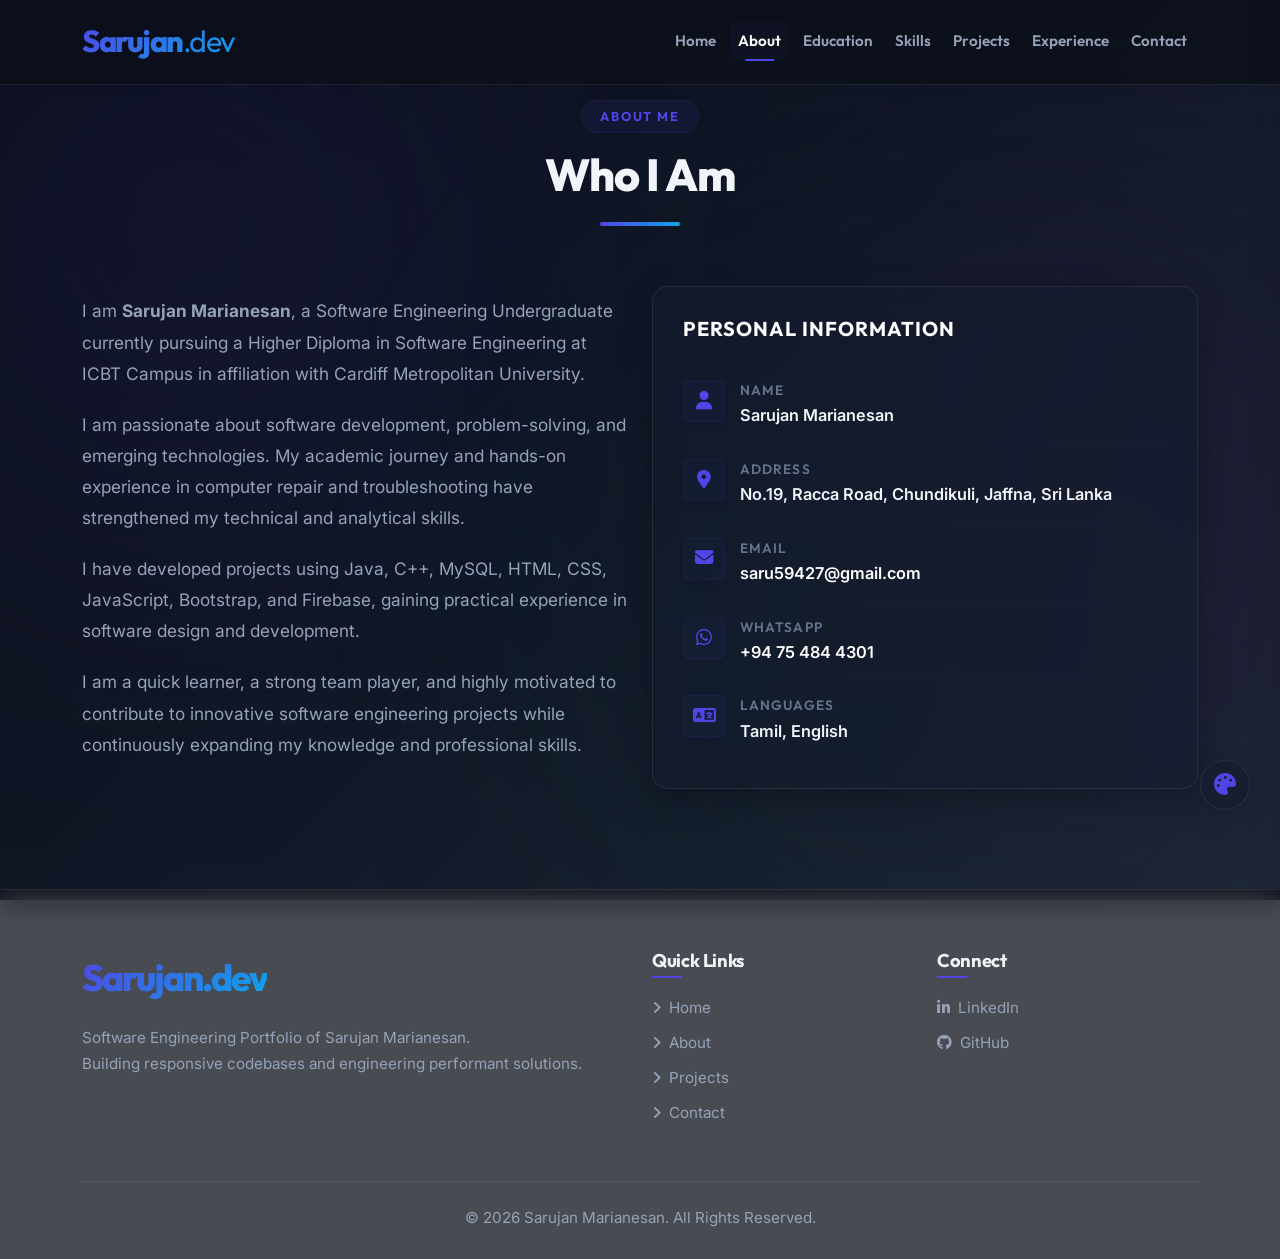
<file: about.html>
<!doctype html>
<html lang="en">
  <head>
    <meta charset="UTF-8" />
    <meta name="viewport" content="width=device-width, initial-scale=1.0" />
    <meta
      name="description"
      content="About Sarujan Marianesan, Software Engineering Undergraduate. Technical background, expertise, and personal details."
    />
    <title>About Me | Sarujan Marianesan</title>

    <link rel="icon" type="image/png" href="image/favicon32.png" />
    <link
      href="https://cdn.jsdelivr.net/npm/bootstrap@5.3.3/dist/css/bootstrap.min.css"
      rel="stylesheet"
    />
    <link
      rel="stylesheet"
      href="https://cdnjs.cloudflare.com/ajax/libs/font-awesome/6.4.0/css/all.min.css"
    />
    <link rel="stylesheet" href="https://unpkg.com/aos@2.3.1/dist/aos.css" />
      <!-- Google Fonts (Loaded in parallel for performance) -->
  <link rel="preconnect" href="https://fonts.googleapis.com" />
  <link rel="preconnect" href="https://fonts.gstatic.com" crossorigin />
  <link href="https://fonts.googleapis.com/css2?family=Inter:wght@400;500;600;700&family=Outfit:wght@600;700;800&display=swap" rel="stylesheet" />
  <link rel="stylesheet" href="css/style.css" />
    <!-- Resource Hints for Fast Loading -->
  <link rel="preconnect" href="https://fonts.googleapis.com" />
  <link rel="preconnect" href="https://fonts.gstatic.com" crossorigin />
  <link rel="preconnect" href="https://cdn.jsdelivr.net" crossorigin />
  <link rel="preconnect" href="https://cdnjs.cloudflare.com" crossorigin />
</head>

  <body>
    <!-- Immediate Theme Initialization to prevent flashing -->
    <script>
      (function () {
        try {
          var saved = localStorage.getItem('portfolio-theme-customizer');
          if (saved) {
            var settings = JSON.parse(saved);
            if (settings.theme === 'light') {
              document.body.classList.add('theme-light');
              document.body.classList.remove('theme-dark');
              document.body.style.background = settings.bgGradient || '#F8FAFC';
            } else {
              document.body.classList.add('theme-dark');
              document.body.classList.remove('theme-light');
            }
          }
        } catch (e) {}
      })();
    </script>

    <div class="bg-glow-container">
      <div class="bg-glow-circle bg-glow-1"></div>
      <div class="bg-glow-circle bg-glow-2"></div>
      <div class="bg-glow-circle bg-glow-3"></div>
    </div>

    <div id="preloader">
      <div class="loader-content">
        <div class="loader-logo">Sarujan</div>
        <div class="loader-spinner"></div>
      </div>
    </div>

    <div class="scroll-progress" id="scrollProgress"></div>

    <!-- NAVIGATION BAR -->
    <nav class="navbar navbar-expand-lg navbar-dark fixed-top navbar-portfolio">
      <div class="container">
        <a class="navbar-brand navbar-brand-logo" href="index.html" id="navLogo"
          >Sarujan<span>.dev</span></a
        >
        <button
          class="navbar-toggler"
          type="button"
          data-bs-toggle="collapse"
          data-bs-target="#navbarContent"
          aria-controls="navbarContent"
          aria-expanded="false"
          aria-label="Toggle navigation"
        >
          <span class="toggler-icon"></span>
          <span class="toggler-icon"></span>
          <span class="toggler-icon"></span>
        </button>
        <div class="collapse navbar-collapse" id="navbarContent">
          <ul class="navbar-nav ms-auto mb-2 mb-lg-0">
            <li class="nav-item">
              <a class="nav-link nav-link-custom" href="index.html">Home</a>
            </li>
            <li class="nav-item">
              <a class="nav-link nav-link-custom" href="about.html">About</a>
            </li>
            <li class="nav-item">
              <a class="nav-link nav-link-custom" href="education.html"
                >Education</a
              >
            </li>
            <li class="nav-item">
              <a class="nav-link nav-link-custom" href="skills.html">Skills</a>
            </li>
            <li class="nav-item">
              <a class="nav-link nav-link-custom" href="projects.html"
                >Projects</a
              >
            </li>
            <li class="nav-item">
              <a class="nav-link nav-link-custom" href="experience.html"
                >Experience</a
              >
            </li>
            <li class="nav-item">
              <a class="nav-link nav-link-custom" href="contact.html"
                >Contact</a
              >
            </li>
          </ul>
        </div>
      </div>
    </nav>

    <!-- ABOUT ME SECTION -->
    <section class="about-section" id="about">
      <div class="container">
        <div class="section-title-container" data-aos="fade-up">
          <span class="section-tag">About Me</span>
          <h2 class="section-title">Who I Am</h2>
          <div class="section-title-line"></div>
        </div>

        <div class="row g-4 align-items-center">
          <div class="col-lg-6" data-aos="fade-right">
            <p class="about-text">
              I am <strong>Sarujan Marianesan</strong>, a Software Engineering
              Undergraduate currently pursuing a Higher Diploma in Software
              Engineering at ICBT Campus in affiliation with Cardiff
              Metropolitan University.
            </p>
            <p class="about-text">
              I am passionate about software development, problem-solving, and
              emerging technologies. My academic journey and hands-on experience
              in computer repair and troubleshooting have strengthened my
              technical and analytical skills.
            </p>
            <p class="about-text">
              I have developed projects using Java, C++, MySQL, HTML, CSS,
              JavaScript, Bootstrap, and Firebase, gaining practical experience
              in software design and development.
            </p>
            <p class="about-text">
              I am a quick learner, a strong team player, and highly motivated
              to contribute to innovative software engineering projects while
              continuously expanding my knowledge and professional skills.
            </p>
          </div>

          <div class="col-lg-6" data-aos="fade-left">
            <div class="glass-card about-details-card">
              <h3
                class="mb-4 text-white fs-5"
                style="letter-spacing: 0.05em; text-transform: uppercase"
              >
                Personal Information
              </h3>
              <div class="info-item">
                <div class="info-icon"><i class="fas fa-user"></i></div>
                <div class="info-content">
                  <label>Name</label>
                  <span>Sarujan Marianesan</span>
                </div>
              </div>
              <div class="info-item">
                <div class="info-icon">
                  <i class="fas fa-map-marker-alt"></i>
                </div>
                <div class="info-content">
                  <label>Address</label>
                  <span>No.19, Racca Road, Chundikuli, Jaffna, Sri Lanka</span>
                </div>
              </div>
              <div class="info-item">
                <div class="info-icon"><i class="fas fa-envelope"></i></div>
                <div class="info-content">
                  <label>Email</label>
                  <span
                    ><a
                      href="https://mail.google.com/mail/?view=cm&fs=1&to=saru59427@gmail.com"
                      target="_blank"
                      class="text-white"
                      >saru59427@gmail.com</a
                    ></span
                  >
                </div>
              </div>
              <div class="info-item">
                <div class="info-icon"><i class="fab fa-whatsapp"></i></div>
                <div class="info-content">
                  <label>WhatsApp</label>
                  <span
                    ><a href="https://wa.me/94754844301" target="_blank" class="text-white"
                      >+94 75 484 4301</a
                    ></span
                  >
                </div>
              </div>
              <div class="info-item">
                <div class="info-icon"><i class="fas fa-language"></i></div>
                <div class="info-content">
                  <label>Languages</label>
                  <span>Tamil, English</span>
                </div>
              </div>
            </div>
          </div>
        </div>
      </div>
    </section>

    <!-- ACHIEVEMENTS SECTION (Visible on mobile only) -->
    <section class="achievements-section d-block d-md-none">
      <div class="container">
        <div class="row g-2 justify-content-center">
          <!-- Stat item 1 -->
          <div class="col-3">
            <div class="stat-card" data-aos="fade-up" data-aos-delay="50">
              <div class="stat-icon">
                <i class="fas fa-project-diagram"></i>
              </div>
              <div class="stat-number" id="stat-projects" data-target="4">
                0
              </div>
              <div class="stat-label">Academic Projects</div>
            </div>
          </div>

          <!-- Stat item 2 -->
          <div class="col-3">
            <div class="stat-card" data-aos="fade-up" data-aos-delay="150">
              <div class="stat-icon"><i class="fas fa-laptop-code"></i></div>
              <div class="stat-number" id="stat-tech" data-target="8" data-suffix="+">
                0
              </div>
              <div class="stat-label">Tech Utilities</div>
            </div>
          </div>

          <!-- Stat item 3 -->
          <div class="col-3">
            <div class="stat-card" data-aos="fade-up" data-aos-delay="250">
              <div class="stat-icon"><i class="fas fa-graduation-cap"></i></div>
              <div class="stat-number" id="stat-hd" data-target="1" data-suffix="st">
                0
              </div>
              <div class="stat-label">HD Candidate</div>
            </div>
          </div>

          <!-- Stat item 4 -->
          <div class="col-3">
            <div class="stat-card" data-aos="fade-up" data-aos-delay="350">
              <div class="stat-icon"><i class="fas fa-wrench"></i></div>
              <div class="stat-number" id="stat-hardware" data-target="3" data-suffix="+">
                0
              </div>
              <div class="stat-label">Hardware Utilities</div>
            </div>
          </div>
        </div>
      </div>
    </section>

    <!-- FOOTER -->
    <footer class="footer-portfolio">
      <div class="container">
        <div class="row g-4 align-items-start">
          <div class="col-md-6 text-start">
            <a href="index.html" class="footer-logo">Sarujan<span>.dev</span></a>
            <p class="footer-desc mb-0">
              Software Engineering Portfolio of Sarujan Marianesan.<br />Building
              responsive codebases and engineering performant solutions.
            </p>
          </div>
          <div class="col-6 col-md-3 text-start">
            <h5 class="footer-section-title">Quick Links</h5>
            <ul class="footer-links-list">
              <li>
                <a href="index.html"
                  ><i class="fas fa-angle-right me-2"></i>Home</a
                >
              </li>
              <li>
                <a href="about.html"
                  ><i class="fas fa-angle-right me-2"></i>About</a
                >
              </li>
              <li>
                <a href="projects.html"
                  ><i class="fas fa-angle-right me-2"></i>Projects</a
                >
              </li>
              <li>
                <a href="contact.html"
                  ><i class="fas fa-angle-right me-2"></i>Contact</a
                >
              </li>
            </ul>
          </div>
          <div class="col-6 col-md-3 text-start">
            <h5 class="footer-section-title">Connect</h5>
            <ul class="footer-links-list">
              <li>
                <a
                  href="https://linkedin.com/in/sarujan-marianesan"
                  target="_blank"
                  ><i class="fab fa-linkedin-in me-2"></i>LinkedIn</a
                >
              </li>
              <li>
                <a href="https://github.com/saru59427-debug" target="_blank"
                  ><i class="fab fa-github me-2"></i>GitHub</a
                >
              </li>
            </ul>
          </div>
        </div>
        <div class="footer-bottom text-center">
          <p class="copyright-text">
            &copy; 2026 Sarujan Marianesan. All Rights Reserved.
          </p>
        </div>
      </div>
    </footer>

    <button id="scrollTopBtn" title="Scroll to top" aria-label="Scroll to top">
      <i class="fas fa-chevron-up"></i>
    </button>

    <script src="https://cdn.jsdelivr.net/npm/bootstrap@5.3.3/dist/js/bootstrap.bundle.min.js"></script>
    <script src="https://unpkg.com/aos@2.3.1/dist/aos.js"></script>
    <script src="js/main.js"></script>
  </body>
</html>
</file>
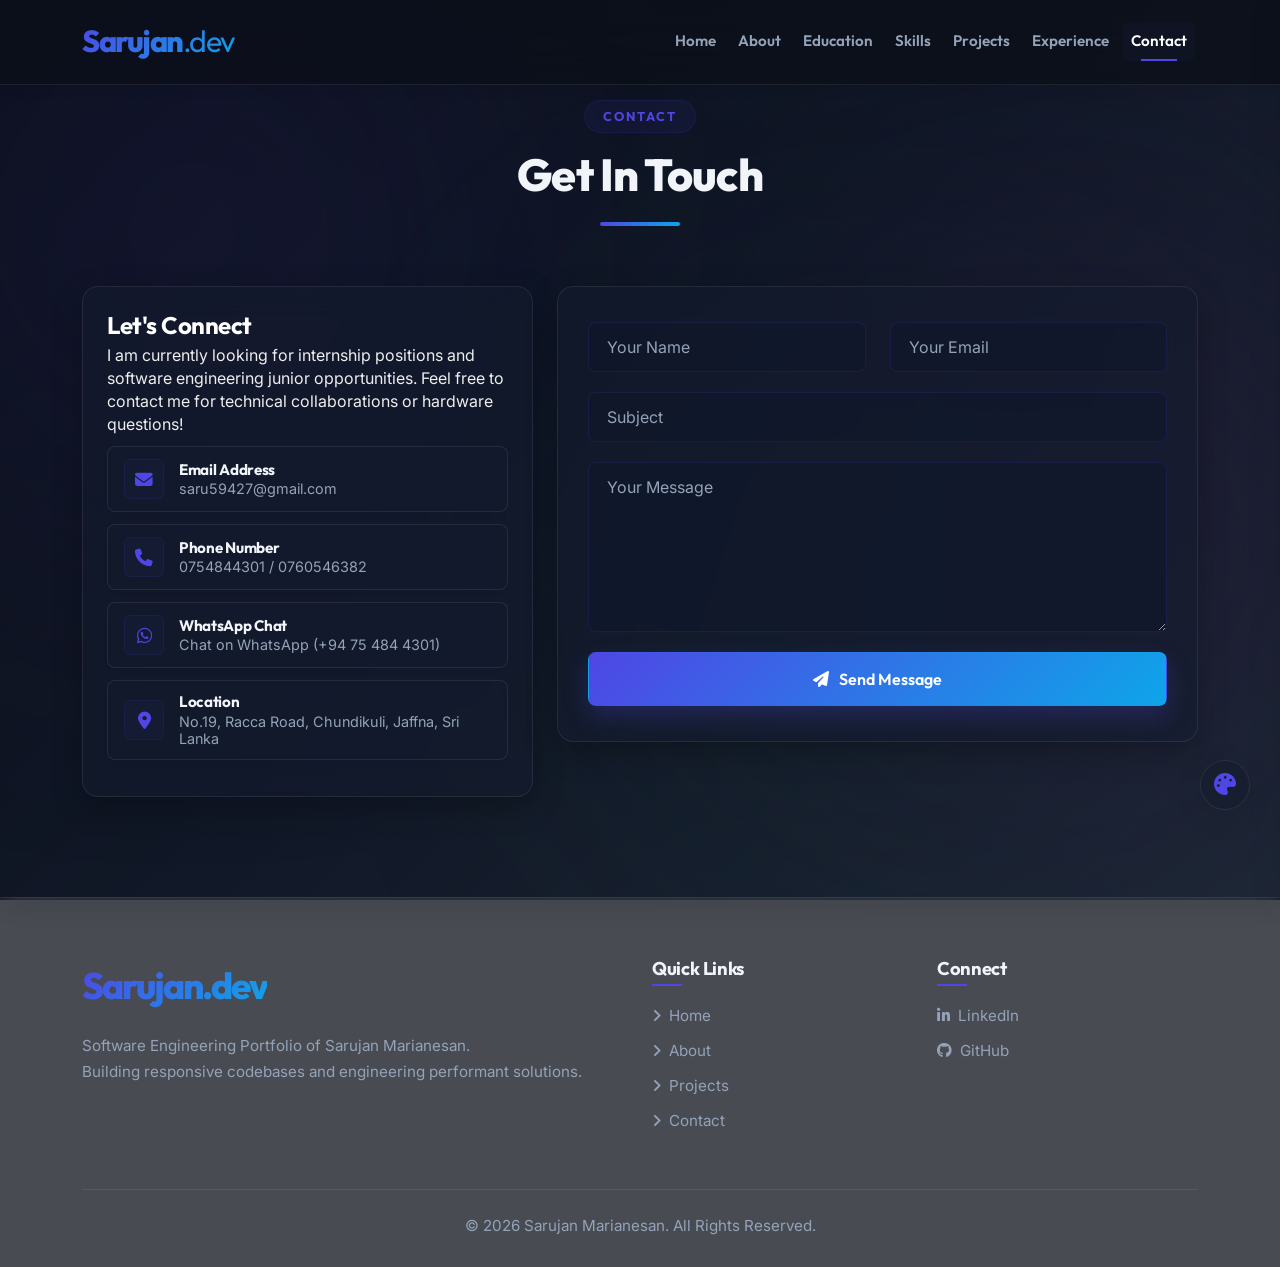
<file: contact.html>
<!DOCTYPE html>
<html lang="en">

<head>
  <meta charset="UTF-8">
  <meta name="viewport" content="width=device-width, initial-scale=1.0">
  <meta name="description"
    content="Contact Sarujan Marianesan, Software Engineering Undergraduate. Get in touch via email, phone, or message form.">
  <link rel="icon" href="image/favicon32.png">
  <title>Contact | Sarujan Marianesan</title>
  <link href="https://cdn.jsdelivr.net/npm/bootstrap@5.3.3/dist/css/bootstrap.min.css" rel="stylesheet">
  <link rel="stylesheet" href="https://cdnjs.cloudflare.com/ajax/libs/font-awesome/6.4.0/css/all.min.css">
  <link rel="stylesheet" href="https://unpkg.com/aos@2.3.1/dist/aos.css">
    <!-- Google Fonts (Loaded in parallel for performance) -->
  <link rel="preconnect" href="https://fonts.googleapis.com" />
  <link rel="preconnect" href="https://fonts.gstatic.com" crossorigin />
  <link href="https://fonts.googleapis.com/css2?family=Inter:wght@400;500;600;700&family=Outfit:wght@600;700;800&display=swap" rel="stylesheet" />
  <link rel="stylesheet" href="css/style.css">
  <!-- Resource Hints for Fast Loading -->
  <link rel="preconnect" href="https://fonts.googleapis.com" />
  <link rel="preconnect" href="https://fonts.gstatic.com" crossorigin />
  <link rel="preconnect" href="https://cdn.jsdelivr.net" crossorigin />
  <link rel="preconnect" href="https://cdnjs.cloudflare.com" crossorigin />
</head>

<body>
  <!-- Immediate Theme Initialization to prevent flashing -->
  <script>
    (function () {
      try {
        var saved = localStorage.getItem('portfolio-theme-customizer');
        if (saved) {
          var settings = JSON.parse(saved);
          if (settings.theme === 'light') {
            document.body.classList.add('theme-light');
            document.body.classList.remove('theme-dark');
            document.body.style.background = settings.bgGradient || '#F8FAFC';
          } else {
            document.body.classList.add('theme-dark');
            document.body.classList.remove('theme-light');
          }
        }
      } catch (e) { }
    })();
  </script>

  <div class="bg-glow-container">
    <div class="bg-glow-circle bg-glow-1"></div>
    <div class="bg-glow-circle bg-glow-2"></div>
    <div class="bg-glow-circle bg-glow-3"></div>
  </div>

  <div id="preloader">
    <div class="loader-content">
      <div class="loader-logo">Sarujan</div>
      <div class="loader-spinner"></div>
    </div>
  </div>

  <div class="scroll-progress" id="scrollProgress"></div>

  <!-- NAVIGATION BAR -->
  <nav class="navbar navbar-expand-lg navbar-dark fixed-top navbar-portfolio">
    <div class="container">
      <a class="navbar-brand navbar-brand-logo" href="index.html" id="navLogo">Sarujan<span>.dev</span></a>
      <button class="navbar-toggler" type="button" data-bs-toggle="collapse" data-bs-target="#navbarContent"
        aria-controls="navbarContent" aria-expanded="false" aria-label="Toggle navigation">
        <span class="toggler-icon"></span>
        <span class="toggler-icon"></span>
        <span class="toggler-icon"></span>
      </button>
      <div class="collapse navbar-collapse" id="navbarContent">
        <ul class="navbar-nav ms-auto mb-2 mb-lg-0">
          <li class="nav-item"><a class="nav-link nav-link-custom" href="index.html">Home</a></li>
          <li class="nav-item"><a class="nav-link nav-link-custom" href="about.html">About</a></li>
          <li class="nav-item"><a class="nav-link nav-link-custom" href="education.html">Education</a></li>
          <li class="nav-item"><a class="nav-link nav-link-custom" href="skills.html">Skills</a></li>
          <li class="nav-item"><a class="nav-link nav-link-custom" href="projects.html">Projects</a></li>
          <li class="nav-item"><a class="nav-link nav-link-custom" href="experience.html">Experience</a></li>
          <li class="nav-item"><a class="nav-link nav-link-custom" href="contact.html">Contact</a></li>
        </ul>
      </div>
    </div>
  </nav>

  <!-- CONTACT SECTION -->
  <section class="contact-section" id="contact">
    <div class="container">
      <div class="section-title-container" data-aos="fade-up">
        <span class="section-tag">Contact</span>
        <h2 class="section-title">Get In Touch</h2>
        <div class="section-title-line"></div>
      </div>

      <div class="row g-4">
        <div class="col-lg-5" data-aos="fade-right">
          <div class="glass-card contact-details-box">
            <h3 class="fs-4 text-white" style="margin-bottom: 4px !important;">Let's Connect</h3>
            <p class="fs-6" style="color: #eeeeee !important; margin-bottom: 10px !important; line-height: 1.45;">I am
              currently looking for internship positions and software engineering
              junior opportunities. Feel free to contact me for technical collaborations or hardware questions!</p>
            <div class="contact-info-list" style="margin-top: 0px !important;">
              <div class="contact-info-card" style="cursor: pointer;" onclick="this.querySelector('a').click();">
                <div class="contact-info-icon"><i class="fas fa-envelope"></i></div>
                <div class="contact-info-content">
                  <h5>Email Address</h5>
                  <p><a href="https://mail.google.com/mail/?view=cm&fs=1&to=saru59427@gmail.com" target="_blank" onclick="event.stopPropagation();">saru59427@gmail.com</a></p>
                </div>
              </div>

              <div class="contact-info-card" style="cursor: pointer;" onclick="this.querySelector('a').click();">
                <div class="contact-info-icon"><i class="fas fa-phone"></i></div>
                <div class="contact-info-content">
                  <h5>Phone Number</h5>
                  <p><a href="tel:0754844301" onclick="event.stopPropagation();">0754844301 / 0760546382</a></p>
                </div>
              </div>

              <div class="contact-info-card" style="cursor: pointer;" onclick="this.querySelector('a').click();">
                <div class="contact-info-icon"><i class="fab fa-whatsapp"></i></div>
                <div class="contact-info-content">
                  <h5>WhatsApp Chat</h5>
                  <p><a href="whatsapp://send?phone=94754844301" onclick="event.stopPropagation();">Chat on WhatsApp (+94 75 484 4301)</a></p>
                </div>
              </div>

              <div class="contact-info-card">
                <div class="contact-info-icon"><i class="fas fa-map-marker-alt"></i></div>
                <div class="contact-info-content">
                  <h5>Location</h5>
                  <p>No.19, Racca Road, Chundikuli, Jaffna, Sri Lanka</p>
                </div>
              </div>
            </div>
          </div>
        </div>

        <div class="col-lg-7" data-aos="fade-left">
          <div class="glass-card">
            <form id="contactForm" novalidate>
              <div class="row">
                <div class="col-md-6 form-group-custom">
                  <input type="text" id="contactName" class="form-control form-glass-input" placeholder="Your Name"
                    required>
                  <div class="invalid-feedback-custom">This field is required.</div>
                </div>
                <div class="col-md-6 form-group-custom">
                  <input type="email" id="contactEmail" class="form-control form-glass-input" placeholder="Your Email"
                    required>
                  <div class="invalid-feedback-custom">Please enter a valid email address.</div>
                </div>
              </div>
              <div class="form-group-custom">
                <input type="text" id="contactSubject" class="form-control form-glass-input" placeholder="Subject"
                  required>
                <div class="invalid-feedback-custom">This field is required.</div>
              </div>
              <div class="form-group-custom">
                <textarea id="contactMessage" class="form-control form-glass-input" rows="6" placeholder="Your Message"
                  required></textarea>
                <div class="invalid-feedback-custom">This field is required.</div>
              </div>
              <button type="submit" class="btn-premium btn-primary-gradient submit-btn-glow">
                <i class="fas fa-paper-plane"></i> Send Message
              </button>
            </form>
          </div>
        </div>
      </div>
    </div>
  </section>

  <!-- FOOTER -->
  <footer class="footer-portfolio">
    <div class="container">
      <div class="row g-4 align-items-start">
        <div class="col-md-6 text-start">
          <a href="index.html" class="footer-logo">Sarujan<span>.dev</span></a>
          <p class="footer-desc mb-0">Software Engineering Portfolio of Sarujan Marianesan.<br>Building responsive
            codebases and engineering performant solutions.</p>
        </div>
        <div class="col-6 col-md-3 text-start">
          <h5 class="footer-section-title">Quick Links</h5>
          <ul class="footer-links-list">
            <li><a href="index.html"><i class="fas fa-angle-right me-2"></i>Home</a></li>
            <li><a href="about.html"><i class="fas fa-angle-right me-2"></i>About</a></li>
            <li><a href="projects.html"><i class="fas fa-angle-right me-2"></i>Projects</a></li>
            <li><a href="contact.html"><i class="fas fa-angle-right me-2"></i>Contact</a></li>
          </ul>
        </div>
        <div class="col-6 col-md-3 text-start">
          <h5 class="footer-section-title">Connect</h5>
          <ul class="footer-links-list">
            <li><a href="https://linkedin.com/in/sarujan-marianesan" target="_blank"><i
                  class="fab fa-linkedin-in me-2"></i>LinkedIn</a></li>
            <li><a href="https://github.com/saru59427-debug" target="_blank"><i class="fab fa-github me-2"></i>GitHub</a></li>
          </ul>
        </div>
      </div>
      <div class="footer-bottom text-center">
        <p class="copyright-text">&copy; 2026 Sarujan Marianesan. All Rights Reserved.</p>
      </div>
    </div>
  </footer>

  <button id="scrollTopBtn" title="Scroll to top" aria-label="Scroll to top">
    <i class="fas fa-chevron-up"></i>
  </button>

  <!-- Toast Feedbacks -->
  <div class="toast-container-custom">
    <div class="toast-custom" id="feedbackToast">
      <div class="toast-custom-icon"><i class="fas fa-check-circle"></i></div>
      <div>
        <h6 class="mb-1 text-white fw-bold">Message Sent Successfully!</h6>
        <p class="mb-0 text-muted small">Thank you, I will contact you shortly.</p>
      </div>
    </div>
  </div>

  <script src="https://cdn.jsdelivr.net/npm/bootstrap@5.3.3/dist/js/bootstrap.bundle.min.js"></script>
  <script src="https://unpkg.com/aos@2.3.1/dist/aos.js"></script>
  <script src="js/main.js"></script>
</body>

</html>
</file>
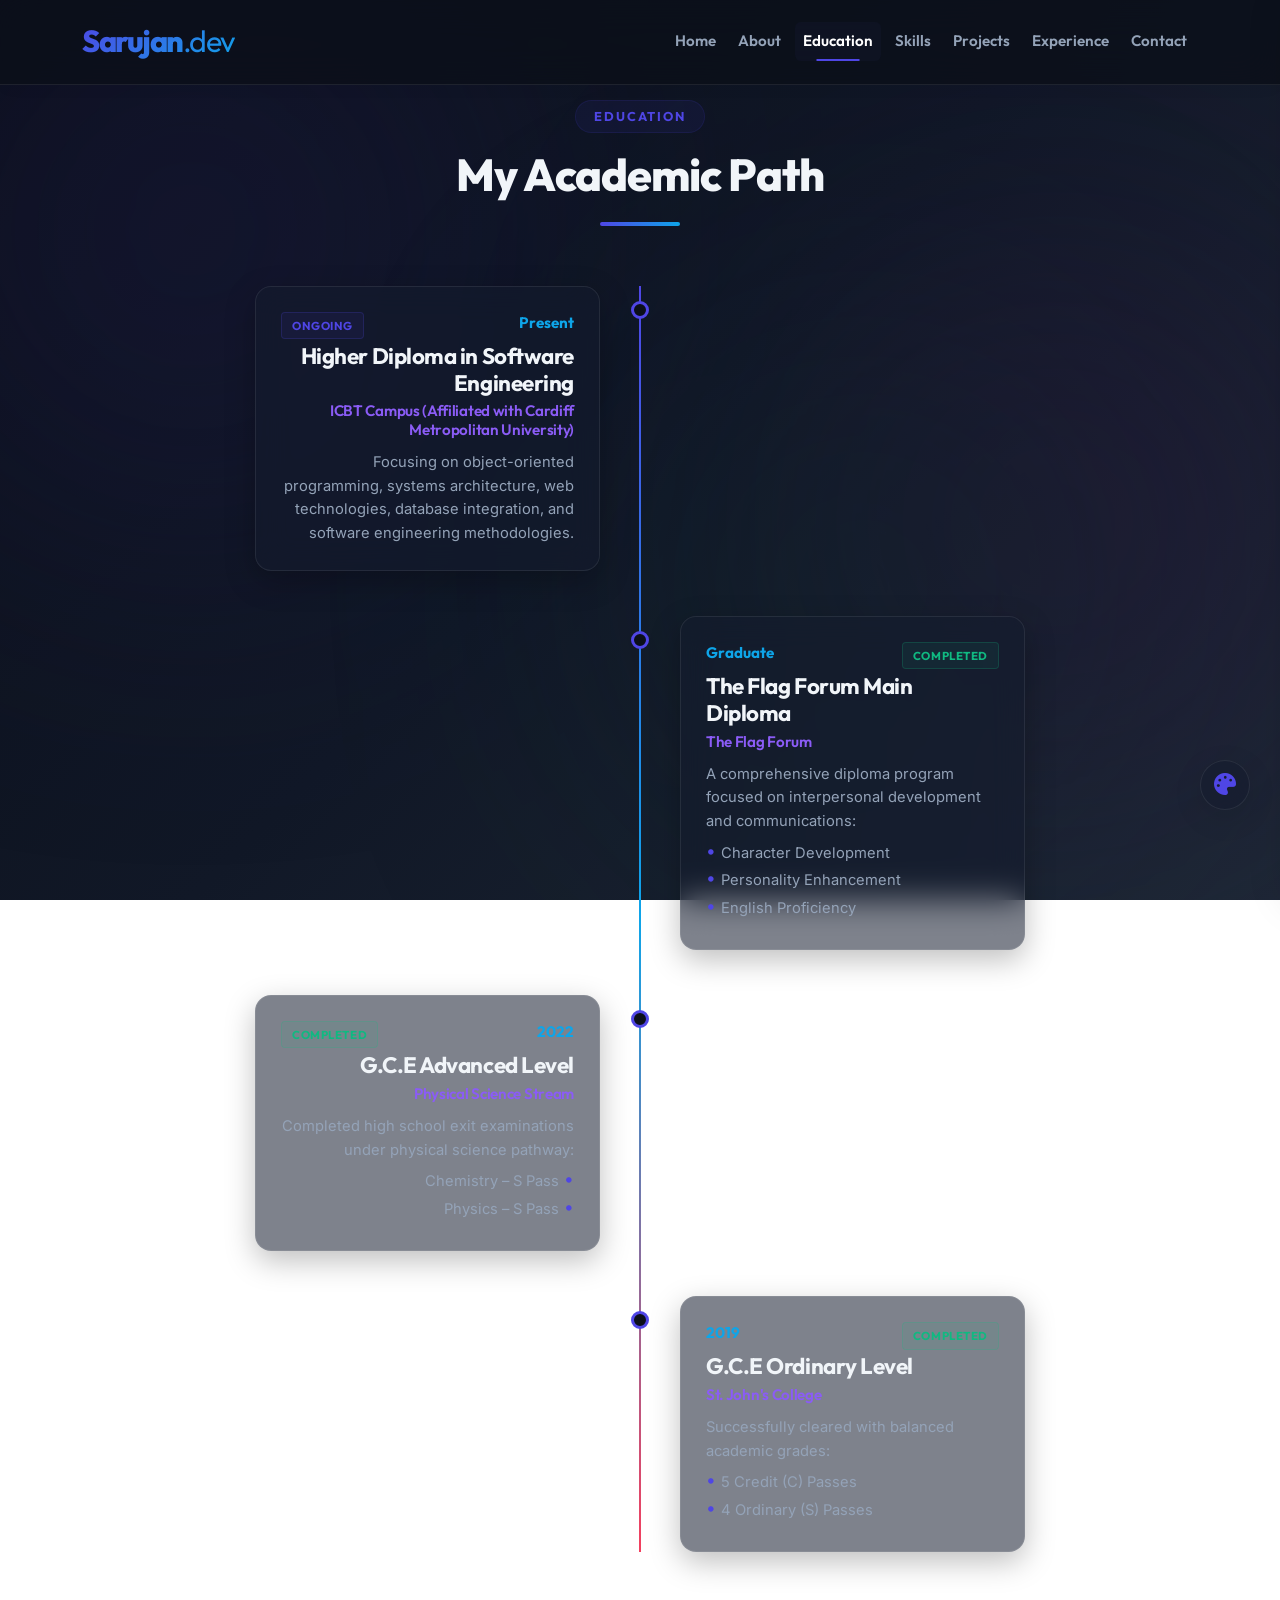
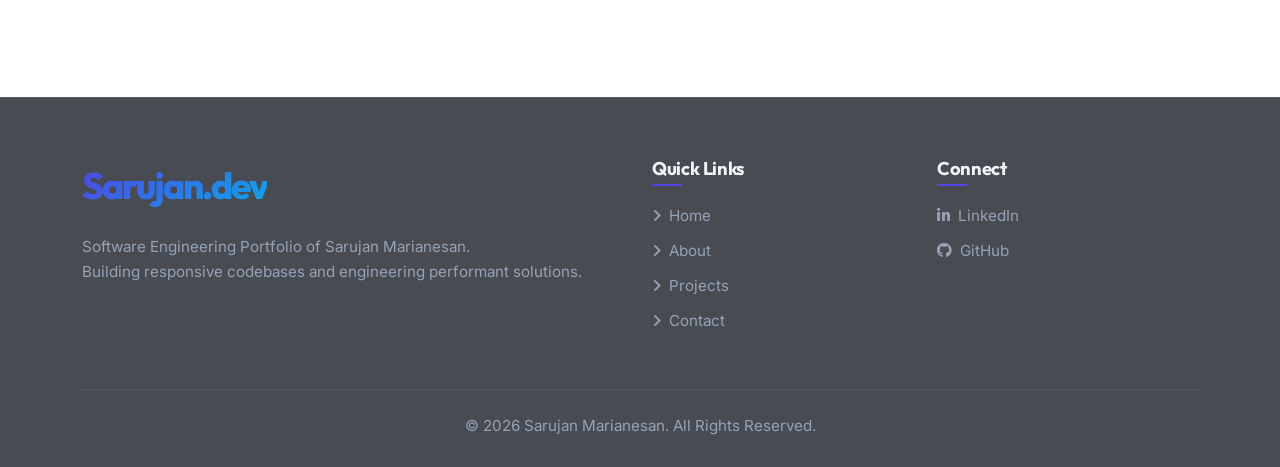
<file: education.html>
<!DOCTYPE html>
<html lang="en">
<head>
  <meta charset="UTF-8">
  <meta name="viewport" content="width=device-width, initial-scale=1.0">
  <meta name="description" content="Education history of Sarujan Marianesan, Higher Diploma in Software Engineering, St. John's College, and other academic accomplishments.">
  <title>Education | Sarujan Marianesan</title>
  
  <link rel="icon" type="image/png" href="image/favicon32.png">
  <link href="https://cdn.jsdelivr.net/npm/bootstrap@5.3.3/dist/css/bootstrap.min.css" rel="stylesheet">
  <link rel="stylesheet" href="https://cdnjs.cloudflare.com/ajax/libs/font-awesome/6.4.0/css/all.min.css">
  <link rel="stylesheet" href="https://unpkg.com/aos@2.3.1/dist/aos.css">
    <!-- Google Fonts (Loaded in parallel for performance) -->
  <link rel="preconnect" href="https://fonts.googleapis.com" />
  <link rel="preconnect" href="https://fonts.gstatic.com" crossorigin />
  <link href="https://fonts.googleapis.com/css2?family=Inter:wght@400;500;600;700&family=Outfit:wght@600;700;800&display=swap" rel="stylesheet" />
  <link rel="stylesheet" href="css/style.css">
  <!-- Resource Hints for Fast Loading -->
  <link rel="preconnect" href="https://fonts.googleapis.com" />
  <link rel="preconnect" href="https://fonts.gstatic.com" crossorigin />
  <link rel="preconnect" href="https://cdn.jsdelivr.net" crossorigin />
  <link rel="preconnect" href="https://cdnjs.cloudflare.com" crossorigin />
</head>
<body>

  <div class="bg-glow-container">
    <div class="bg-glow-circle bg-glow-1"></div>
    <div class="bg-glow-circle bg-glow-2"></div>
    <div class="bg-glow-circle bg-glow-3"></div>
  </div>

  <div id="preloader">
    <div class="loader-content">
      <div class="loader-logo">Sarujan</div>
      <div class="loader-spinner"></div>
    </div>
  </div>

  <div class="scroll-progress" id="scrollProgress"></div>

  <!-- NAVIGATION BAR -->
  <nav class="navbar navbar-expand-lg navbar-dark fixed-top navbar-portfolio">
    <div class="container">
      <a class="navbar-brand navbar-brand-logo" href="index.html" id="navLogo">Sarujan<span>.dev</span></a>
      <button class="navbar-toggler" type="button" data-bs-toggle="collapse" data-bs-target="#navbarContent" aria-controls="navbarContent" aria-expanded="false" aria-label="Toggle navigation">
        <span class="toggler-icon"></span>
        <span class="toggler-icon"></span>
        <span class="toggler-icon"></span>
      </button>
      <div class="collapse navbar-collapse" id="navbarContent">
        <ul class="navbar-nav ms-auto mb-2 mb-lg-0">
          <li class="nav-item"><a class="nav-link nav-link-custom" href="index.html">Home</a></li>
          <li class="nav-item"><a class="nav-link nav-link-custom" href="about.html">About</a></li>
          <li class="nav-item"><a class="nav-link nav-link-custom" href="education.html">Education</a></li>
          <li class="nav-item"><a class="nav-link nav-link-custom" href="skills.html">Skills</a></li>
          <li class="nav-item"><a class="nav-link nav-link-custom" href="projects.html">Projects</a></li>
          <li class="nav-item"><a class="nav-link nav-link-custom" href="experience.html">Experience</a></li>
          <li class="nav-item"><a class="nav-link nav-link-custom" href="contact.html">Contact</a></li>
        </ul>
      </div>
    </div>
  </nav>

  <!-- EDUCATION SECTION -->
  <section class="education-section" id="education">
    <div class="container">
      <div class="section-title-container" data-aos="fade-up">
        <span class="section-tag">Education</span>
        <h2 class="section-title">My Academic Path</h2>
        <div class="section-title-line"></div>
      </div>

      <div class="timeline-wrapper">
        
        <!-- Timeline Item 1 -->
        <div class="timeline-item" data-aos="fade-right">
          <div class="timeline-dot"></div>
          <div class="glass-card timeline-card">
            <span class="timeline-status ongoing">Ongoing</span>
            <span class="timeline-date">Present</span>
            <h3 class="timeline-title">Higher Diploma in Software Engineering</h3>
            <h4 class="timeline-institution">ICBT Campus (Affiliated with Cardiff Metropolitan University)</h4>
            <div class="timeline-details">
              <p class="mb-0">Focusing on object-oriented programming, systems architecture, web technologies, database integration, and software engineering methodologies.</p>
            </div>
          </div>
        </div>

        <!-- Timeline Item 2 -->
        <div class="timeline-item" data-aos="fade-left">
          <div class="timeline-dot"></div>
          <div class="glass-card timeline-card">
            <span class="timeline-status completed">Completed</span>
            <span class="timeline-date">Graduate</span>
            <h3 class="timeline-title">The Flag Forum Main Diploma</h3>
            <h4 class="timeline-institution">The Flag Forum</h4>
            <div class="timeline-details">
              <p class="mb-2">A comprehensive diploma program focused on interpersonal development and communications:</p>
              <ul>
                <li>Character Development</li>
                <li>Personality Enhancement</li>
                <li>English Proficiency</li>
              </ul>
            </div>
          </div>
        </div>

        <!-- Timeline Item 3 -->
        <div class="timeline-item" data-aos="fade-right">
          <div class="timeline-dot"></div>
          <div class="glass-card timeline-card">
            <span class="timeline-status completed">Completed</span>
            <span class="timeline-date">2022</span>
            <h3 class="timeline-title">G.C.E Advanced Level</h3>
            <h4 class="timeline-institution">Physical Science Stream</h4>
            <div class="timeline-details">
              <p class="mb-2">Completed high school exit examinations under physical science pathway:</p>
              <ul>
                <li>Chemistry – S Pass</li>
                <li>Physics – S Pass</li>
              </ul>
            </div>
          </div>
        </div>

        <!-- Timeline Item 4 -->
        <div class="timeline-item" data-aos="fade-left">
          <div class="timeline-dot"></div>
          <div class="glass-card timeline-card">
            <span class="timeline-status completed">Completed</span>
            <span class="timeline-date">2019</span>
            <h3 class="timeline-title">G.C.E Ordinary Level</h3>
            <h4 class="timeline-institution">St. John's College</h4>
            <div class="timeline-details">
              <p class="mb-2">Successfully cleared with balanced academic grades:</p>
              <ul>
                <li>5 Credit (C) Passes</li>
                <li>4 Ordinary (S) Passes</li>
              </ul>
            </div>
          </div>
        </div>

      </div>
    </div>
  </section>

  <!-- FOOTER -->
  <footer class="footer-portfolio">
    <div class="container">
      <div class="row g-4 align-items-start">
        <div class="col-md-6 text-start">
          <a href="index.html" class="footer-logo">Sarujan<span>.dev</span></a>
          <p class="footer-desc mb-0">Software Engineering Portfolio of Sarujan Marianesan.<br>Building responsive codebases and engineering performant solutions.</p>
        </div>
        <div class="col-6 col-md-3 text-start">
          <h5 class="footer-section-title">Quick Links</h5>
          <ul class="footer-links-list">
            <li><a href="index.html"><i class="fas fa-angle-right me-2"></i>Home</a></li>
            <li><a href="about.html"><i class="fas fa-angle-right me-2"></i>About</a></li>
            <li><a href="projects.html"><i class="fas fa-angle-right me-2"></i>Projects</a></li>
            <li><a href="contact.html"><i class="fas fa-angle-right me-2"></i>Contact</a></li>
          </ul>
        </div>
        <div class="col-6 col-md-3 text-start">
          <h5 class="footer-section-title">Connect</h5>
          <ul class="footer-links-list">
            <li><a href="https://linkedin.com/in/sarujan-marianesan" target="_blank"><i class="fab fa-linkedin-in me-2"></i>LinkedIn</a></li>
            <li><a href="https://github.com/saru59427-debug" target="_blank"><i class="fab fa-github me-2"></i>GitHub</a></li>
          </ul>
        </div>
      </div>
      <div class="footer-bottom text-center">
        <p class="copyright-text">&copy; 2026 Sarujan Marianesan. All Rights Reserved.</p>
      </div>
    </div>
  </footer>

  <button id="scrollTopBtn" title="Scroll to top" aria-label="Scroll to top">
    <i class="fas fa-chevron-up"></i>
  </button>

  <script src="https://cdn.jsdelivr.net/npm/bootstrap@5.3.3/dist/js/bootstrap.bundle.min.js"></script>
  <script src="https://unpkg.com/aos@2.3.1/dist/aos.js"></script>
  <script src="js/main.js"></script>
</body>
</html>
</file>
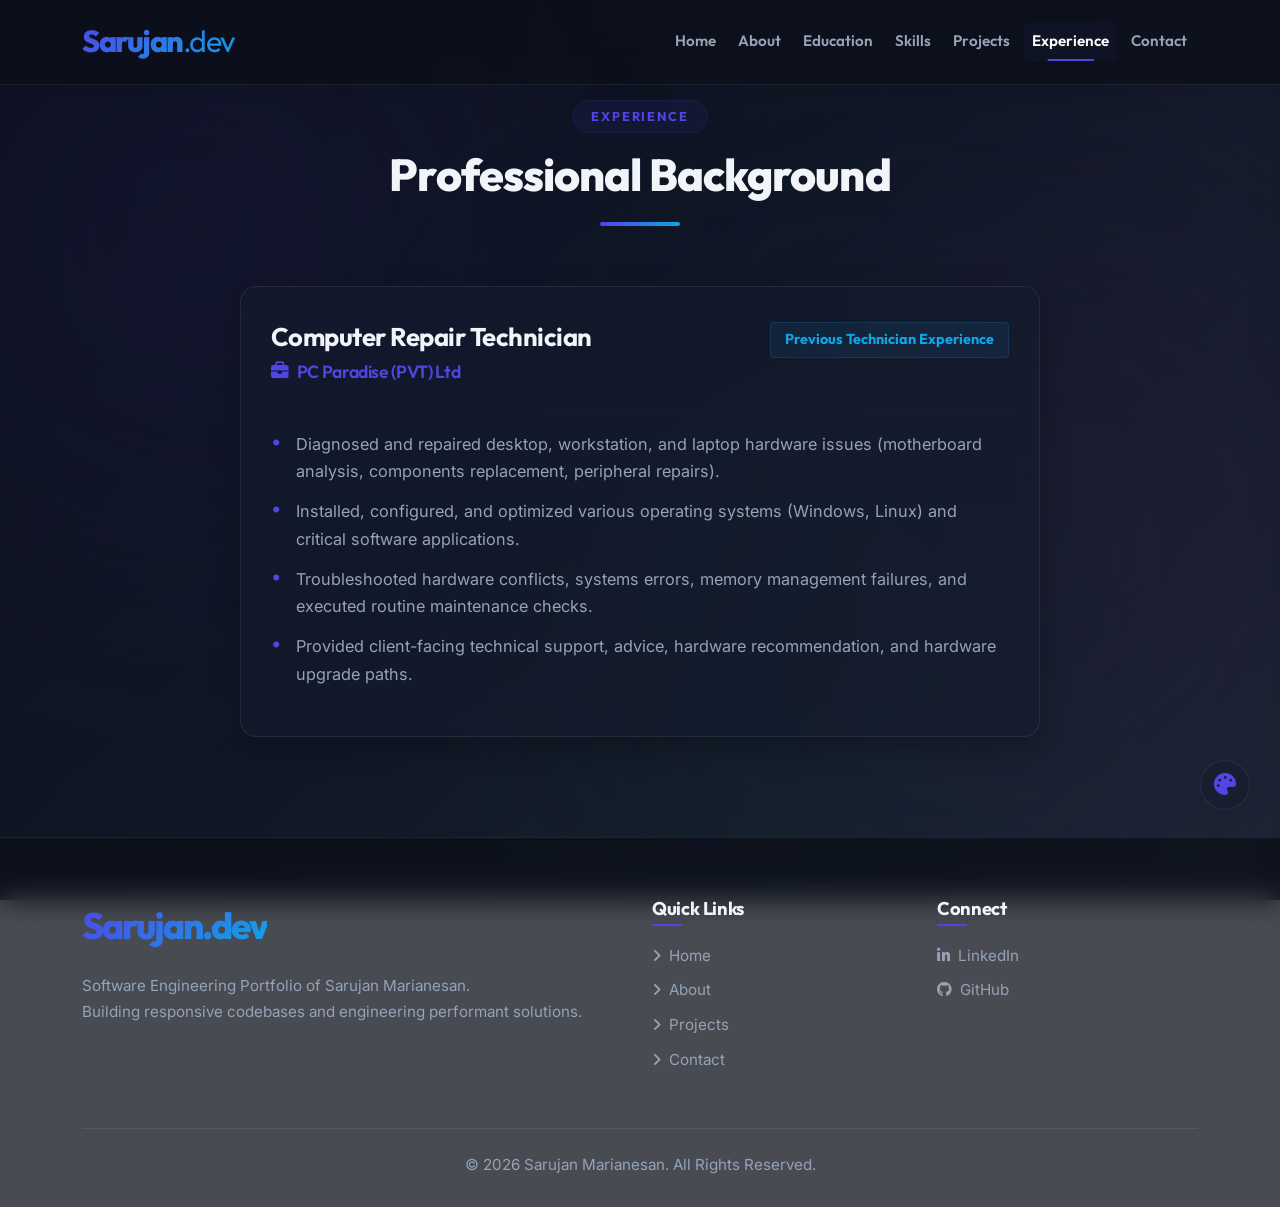
<file: experience.html>
<!DOCTYPE html>
<html lang="en">

<head>
  <meta charset="UTF-8">
  <meta name="viewport" content="width=device-width, initial-scale=1.0">
  <meta name="description"
    content="Professional experience of Sarujan Marianesan, Computer Repair Technician at PC Paradise (PVT) Ltd.">
  <title>Experience | Sarujan Marianesan</title>

  <link rel="icon" type="image/png" href="image/favicon32.png">
  <link href="https://cdn.jsdelivr.net/npm/bootstrap@5.3.3/dist/css/bootstrap.min.css" rel="stylesheet">
  <link rel="stylesheet" href="https://cdnjs.cloudflare.com/ajax/libs/font-awesome/6.4.0/css/all.min.css">
  <link rel="stylesheet" href="https://unpkg.com/aos@2.3.1/dist/aos.css">
    <!-- Google Fonts (Loaded in parallel for performance) -->
  <link rel="preconnect" href="https://fonts.googleapis.com" />
  <link rel="preconnect" href="https://fonts.gstatic.com" crossorigin />
  <link href="https://fonts.googleapis.com/css2?family=Inter:wght@400;500;600;700&family=Outfit:wght@600;700;800&display=swap" rel="stylesheet" />
  <link rel="stylesheet" href="css/style.css">
  <!-- Resource Hints for Fast Loading -->
  <link rel="preconnect" href="https://fonts.googleapis.com" />
  <link rel="preconnect" href="https://fonts.gstatic.com" crossorigin />
  <link rel="preconnect" href="https://cdn.jsdelivr.net" crossorigin />
  <link rel="preconnect" href="https://cdnjs.cloudflare.com" crossorigin />
</head>

<body>

  <div class="bg-glow-container">
    <div class="bg-glow-circle bg-glow-1"></div>
    <div class="bg-glow-circle bg-glow-2"></div>
    <div class="bg-glow-circle bg-glow-3"></div>
  </div>

  <div id="preloader">
    <div class="loader-content">
      <div class="loader-logo">Sarujan</div>
      <div class="loader-spinner"></div>
    </div>
  </div>

  <div class="scroll-progress" id="scrollProgress"></div>

  <!-- NAVIGATION BAR -->
  <nav class="navbar navbar-expand-lg navbar-dark fixed-top navbar-portfolio">
    <div class="container">
      <a class="navbar-brand navbar-brand-logo" href="index.html" id="navLogo">Sarujan<span>.dev</span></a>
      <button class="navbar-toggler" type="button" data-bs-toggle="collapse" data-bs-target="#navbarContent"
        aria-controls="navbarContent" aria-expanded="false" aria-label="Toggle navigation">
        <span class="toggler-icon"></span>
        <span class="toggler-icon"></span>
        <span class="toggler-icon"></span>
      </button>
      <div class="collapse navbar-collapse" id="navbarContent">
        <ul class="navbar-nav ms-auto mb-2 mb-lg-0">
          <li class="nav-item"><a class="nav-link nav-link-custom" href="index.html">Home</a></li>
          <li class="nav-item"><a class="nav-link nav-link-custom" href="about.html">About</a></li>
          <li class="nav-item"><a class="nav-link nav-link-custom" href="education.html">Education</a></li>
          <li class="nav-item"><a class="nav-link nav-link-custom" href="skills.html">Skills</a></li>
          <li class="nav-item"><a class="nav-link nav-link-custom" href="projects.html">Projects</a></li>
          <li class="nav-item"><a class="nav-link nav-link-custom" href="experience.html">Experience</a></li>
          <li class="nav-item"><a class="nav-link nav-link-custom" href="contact.html">Contact</a></li>
        </ul>
      </div>
    </div>
  </nav>

  <!-- EXPERIENCE SECTION -->
  <section class="experience-section" id="experience">
    <div class="container">
      <div class="section-title-container" data-aos="fade-up">
        <span class="section-tag">Experience</span>
        <h2 class="section-title">Professional Background</h2>
        <div class="section-title-line"></div>
      </div>

      <div class="glass-card experience-card" data-aos="zoom-in-up">
        <div class="exp-header">
          <div>
            <h3 class="exp-role">Computer Repair Technician</h3>
            <h4 class="exp-company"><i class="fas fa-briefcase"></i> PC Paradise (PVT) Ltd</h4>
          </div>
          <span class="exp-date">Previous Technician Experience</span>
        </div>
        <ul class="exp-list">
          <li>Diagnosed and repaired desktop, workstation, and laptop hardware issues (motherboard analysis, components
            replacement, peripheral repairs).</li>
          <li>Installed, configured, and optimized various operating systems (Windows, Linux) and critical software
            applications.</li>
          <li>Troubleshooted hardware conflicts, systems errors, memory management failures, and executed routine
            maintenance checks.</li>
          <li>Provided client-facing technical support, advice, hardware recommendation, and hardware upgrade paths.
          </li>
        </ul>
      </div>
    </div>
  </section>

  <!-- FOOTER -->
  <footer class="footer-portfolio">
    <div class="container">
      <div class="row g-4 align-items-start">
        <div class="col-md-6 text-start">
          <a href="index.html" class="footer-logo">Sarujan<span>.dev</span></a>
          <p class="footer-desc mb-0">Software Engineering Portfolio of Sarujan Marianesan.<br>Building responsive
            codebases and engineering performant solutions.</p>
        </div>
        <div class="col-6 col-md-3 text-start">
          <h5 class="footer-section-title">Quick Links</h5>
          <ul class="footer-links-list">
            <li><a href="index.html"><i class="fas fa-angle-right me-2"></i>Home</a></li>
            <li><a href="about.html"><i class="fas fa-angle-right me-2"></i>About</a></li>
            <li><a href="projects.html"><i class="fas fa-angle-right me-2"></i>Projects</a></li>
            <li><a href="contact.html"><i class="fas fa-angle-right me-2"></i>Contact</a></li>
          </ul>
        </div>
        <div class="col-6 col-md-3 text-start">
          <h5 class="footer-section-title">Connect</h5>
          <ul class="footer-links-list">
            <li><a href="https://linkedin.com/in/sarujan-marianesan" target="_blank"><i
                  class="fab fa-linkedin-in me-2"></i>LinkedIn</a></li>
            <li><a href="https://github.com/saru59427-debug" target="_blank"><i
                  class="fab fa-github me-2"></i>GitHub</a></li>
          </ul>
        </div>
      </div>
      <div class="footer-bottom text-center">
        <p class="copyright-text">&copy; 2026 Sarujan Marianesan. All Rights Reserved.</p>
      </div>
    </div>
  </footer>

  <button id="scrollTopBtn" title="Scroll to top" aria-label="Scroll to top">
    <i class="fas fa-chevron-up"></i>
  </button>

  <script src="https://cdn.jsdelivr.net/npm/bootstrap@5.3.3/dist/js/bootstrap.bundle.min.js"></script>
  <script src="https://unpkg.com/aos@2.3.1/dist/aos.js"></script>
  <script src="js/main.js"></script>
</body>

</html>
</file>
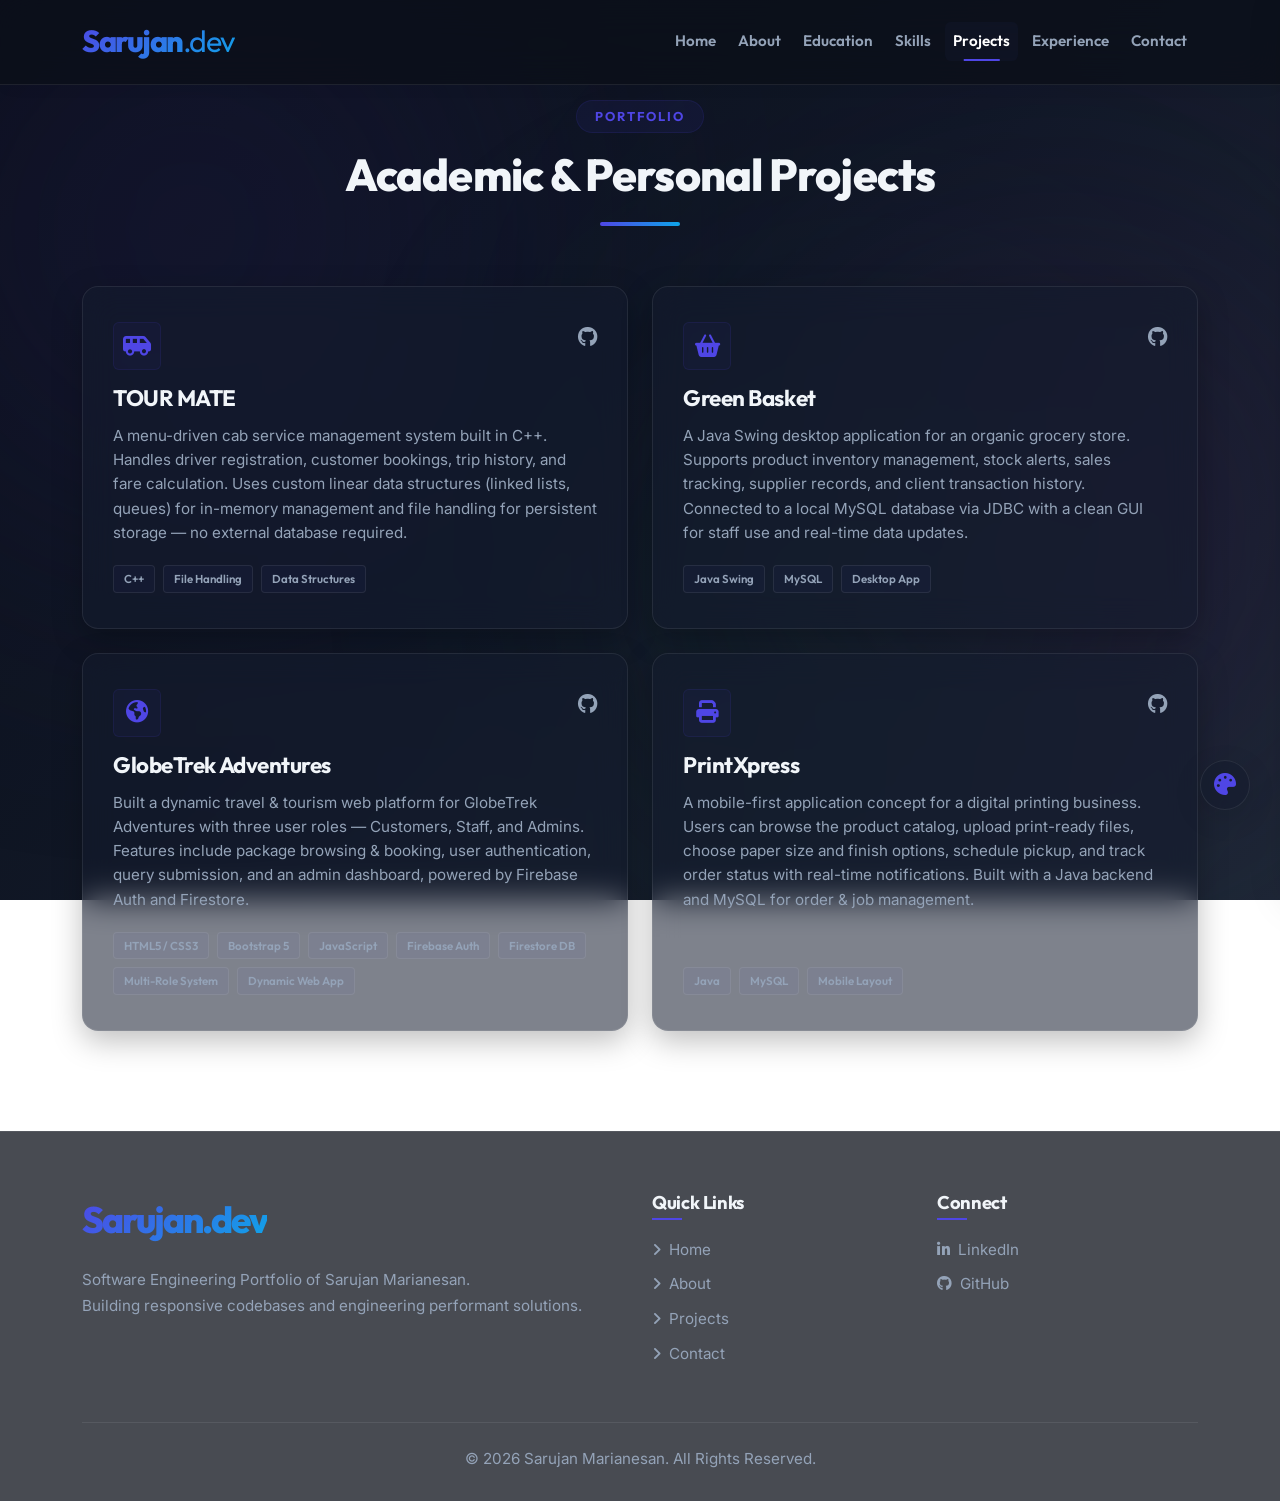
<file: projects.html>
<!DOCTYPE html>
<html lang="en">
<head>
  <meta charset="UTF-8">
  <meta name="viewport" content="width=device-width, initial-scale=1.0">
  <meta name="description" content="Projects by Sarujan Marianesan: TOUR MATE cab system, Green Basket inventory database, GlobeTrek travels portal, PrintXpress printing services.">
  <title>Projects | Sarujan Marianesan</title>
  
  <link rel="icon" type="image/png" href="image/favicon32.png">
  <link href="https://cdn.jsdelivr.net/npm/bootstrap@5.3.3/dist/css/bootstrap.min.css" rel="stylesheet">
  <link rel="stylesheet" href="https://cdnjs.cloudflare.com/ajax/libs/font-awesome/6.4.0/css/all.min.css">
  <link rel="stylesheet" href="https://unpkg.com/aos@2.3.1/dist/aos.css">
    <!-- Google Fonts (Loaded in parallel for performance) -->
  <link rel="preconnect" href="https://fonts.googleapis.com" />
  <link rel="preconnect" href="https://fonts.gstatic.com" crossorigin />
  <link href="https://fonts.googleapis.com/css2?family=Inter:wght@400;500;600;700&family=Outfit:wght@600;700;800&display=swap" rel="stylesheet" />
  <link rel="stylesheet" href="css/style.css">
  <!-- Resource Hints for Fast Loading -->
  <link rel="preconnect" href="https://fonts.googleapis.com" />
  <link rel="preconnect" href="https://fonts.gstatic.com" crossorigin />
  <link rel="preconnect" href="https://cdn.jsdelivr.net" crossorigin />
  <link rel="preconnect" href="https://cdnjs.cloudflare.com" crossorigin />
</head>
<body>
  <!-- Immediate Theme Initialization to prevent flashing -->
  <script>
    (function () {
      try {
        var saved = localStorage.getItem('portfolio-theme-customizer');
        if (saved) {
          var settings = JSON.parse(saved);
          if (settings.theme === 'light') {
            document.body.classList.add('theme-light');
            document.body.classList.remove('theme-dark');
            document.body.style.background = settings.bgGradient || '#F8FAFC';
          } else {
            document.body.classList.add('theme-dark');
            document.body.classList.remove('theme-light');
          }
        }
      } catch (e) {}
    })();
  </script>

  <div class="bg-glow-container">
    <div class="bg-glow-circle bg-glow-1"></div>
    <div class="bg-glow-circle bg-glow-2"></div>
    <div class="bg-glow-circle bg-glow-3"></div>
  </div>

  <div id="preloader">
    <div class="loader-content">
      <div class="loader-logo">Sarujan</div>
      <div class="loader-spinner"></div>
    </div>
  </div>

  <div class="scroll-progress" id="scrollProgress"></div>

  <!-- NAVIGATION BAR -->
  <nav class="navbar navbar-expand-lg navbar-dark fixed-top navbar-portfolio">
    <div class="container">
      <a class="navbar-brand navbar-brand-logo" href="index.html" id="navLogo">Sarujan<span>.dev</span></a>
      <button class="navbar-toggler" type="button" data-bs-toggle="collapse" data-bs-target="#navbarContent" aria-controls="navbarContent" aria-expanded="false" aria-label="Toggle navigation">
        <span class="toggler-icon"></span>
        <span class="toggler-icon"></span>
        <span class="toggler-icon"></span>
      </button>
      <div class="collapse navbar-collapse" id="navbarContent">
        <ul class="navbar-nav ms-auto mb-2 mb-lg-0">
          <li class="nav-item"><a class="nav-link nav-link-custom" href="index.html">Home</a></li>
          <li class="nav-item"><a class="nav-link nav-link-custom" href="about.html">About</a></li>
          <li class="nav-item"><a class="nav-link nav-link-custom" href="education.html">Education</a></li>
          <li class="nav-item"><a class="nav-link nav-link-custom" href="skills.html">Skills</a></li>
          <li class="nav-item"><a class="nav-link nav-link-custom" href="projects.html">Projects</a></li>
          <li class="nav-item"><a class="nav-link nav-link-custom" href="experience.html">Experience</a></li>
          <li class="nav-item"><a class="nav-link nav-link-custom" href="contact.html">Contact</a></li>
        </ul>
      </div>
    </div>
  </nav>

  <!-- PROJECTS SECTION -->
  <section class="projects-section" id="projects">
    <div class="container">
      <div class="section-title-container" data-aos="fade-up">
        <span class="section-tag">Portfolio</span>
        <h2 class="section-title">Academic & Personal Projects</h2>
        <div class="section-title-line"></div>
      </div>

      <div class="row g-4">
        
        <!-- Project 1 -->
        <div class="col-md-6 col-lg-6" data-aos="fade-up" data-aos-delay="50">
          <div class="glass-card project-card">
            <div>
              <div class="project-card-header">
                <div class="project-icon"><i class="fas fa-shuttle-van"></i></div>
                <div class="project-links">
                  <a href="https://github.com/saru59427-debug" target="_blank" class="project-link-icon" aria-label="GitHub Repository"><i class="fab fa-github"></i></a>
                </div>
              </div>
              <h3 class="project-card-title">TOUR MATE</h3>
              <p class="project-card-desc">
                A menu-driven cab service management system built in C++. Handles driver registration, customer bookings, trip history, and fare calculation. Uses custom linear data structures (linked lists, queues) for in-memory management and file handling for persistent storage — no external database required.
              </p>
            </div>
            <div class="project-card-tags">
              <span class="project-tag">C++</span>
              <span class="project-tag">File Handling</span>
              <span class="project-tag">Data Structures</span>
            </div>
          </div>
        </div>

        <!-- Project 2 -->
        <div class="col-md-6 col-lg-6" data-aos="fade-up" data-aos-delay="150">
          <div class="glass-card project-card">
            <div>
              <div class="project-card-header">
                <div class="project-icon"><i class="fas fa-shopping-basket"></i></div>
                <div class="project-links">
                  <a href="https://github.com/saru59427-debug" target="_blank" class="project-link-icon" aria-label="GitHub Repository"><i class="fab fa-github"></i></a>
                </div>
              </div>
              <h3 class="project-card-title">Green Basket</h3>
              <p class="project-card-desc">
                A Java Swing desktop application for an organic grocery store. Supports product inventory management, stock alerts, sales tracking, supplier records, and client transaction history. Connected to a local MySQL database via JDBC with a clean GUI for staff use and real-time data updates.
              </p>
            </div>
            <div class="project-card-tags">
              <span class="project-tag">Java Swing</span>
              <span class="project-tag">MySQL</span>
              <span class="project-tag">Desktop App</span>
            </div>
          </div>
        </div>

        <!-- Project 3 -->
        <div class="col-md-6 col-lg-6" data-aos="fade-up" data-aos-delay="250">
          <div class="glass-card project-card">
            <div>
              <div class="project-card-header">
                <div class="project-icon"><i class="fas fa-globe-americas"></i></div>
                <div class="project-links">
                  <a href="https://github.com/saru59427-debug" target="_blank" class="project-link-icon" aria-label="GitHub Repository"><i class="fab fa-github"></i></a>
                </div>
              </div>
              <h3 class="project-card-title">GlobeTrek Adventures</h3>
              <p class="project-card-desc">
                Built a dynamic travel &amp; tourism web platform for GlobeTrek Adventures with three user roles — Customers, Staff, and Admins. Features include package browsing &amp; booking, user authentication, query submission, and an admin dashboard, powered by Firebase Auth and Firestore.
              </p>
            </div>
            <div class="project-card-tags">
              <span class="project-tag">HTML5 / CSS3</span>
              <span class="project-tag">Bootstrap 5</span>
              <span class="project-tag">JavaScript</span>
              <span class="project-tag">Firebase Auth</span>
              <span class="project-tag">Firestore DB</span>
              <span class="project-tag">Multi-Role System</span>
              <span class="project-tag">Dynamic Web App</span>
            </div>
          </div>
        </div>

        <!-- Project 4 -->
        <div class="col-md-6 col-lg-6" data-aos="fade-up" data-aos-delay="350">
          <div class="glass-card project-card">
            <div>
              <div class="project-card-header">
                <div class="project-icon"><i class="fas fa-print"></i></div>
                <div class="project-links">
                  <a href="https://github.com/saru59427-debug" target="_blank" class="project-link-icon" aria-label="GitHub Repository"><i class="fab fa-github"></i></a>
                </div>
              </div>
              <h3 class="project-card-title">PrintXpress</h3>
              <p class="project-card-desc">
                A mobile-first application concept for a digital printing business. Users can browse the product catalog, upload print-ready files, choose paper size and finish options, schedule pickup, and track order status with real-time notifications. Built with a Java backend and MySQL for order &amp; job management.
              </p>
            </div>
            <div class="project-card-tags">
              <span class="project-tag">Java</span>
              <span class="project-tag">MySQL</span>
              <span class="project-tag">Mobile Layout</span>
            </div>
          </div>
        </div>

      </div>
    </div>
  </section>

  <!-- FOOTER -->
  <footer class="footer-portfolio">
    <div class="container">
      <div class="row g-4 align-items-start">
        <div class="col-md-6 text-start">
          <a href="index.html" class="footer-logo">Sarujan<span>.dev</span></a>
          <p class="footer-desc mb-0">Software Engineering Portfolio of Sarujan Marianesan.<br>Building responsive codebases and engineering performant solutions.</p>
        </div>
        <div class="col-6 col-md-3 text-start">
          <h5 class="footer-section-title">Quick Links</h5>
          <ul class="footer-links-list">
            <li><a href="index.html"><i class="fas fa-angle-right me-2"></i>Home</a></li>
            <li><a href="about.html"><i class="fas fa-angle-right me-2"></i>About</a></li>
            <li><a href="projects.html"><i class="fas fa-angle-right me-2"></i>Projects</a></li>
            <li><a href="contact.html"><i class="fas fa-angle-right me-2"></i>Contact</a></li>
          </ul>
        </div>
        <div class="col-6 col-md-3 text-start">
          <h5 class="footer-section-title">Connect</h5>
          <ul class="footer-links-list">
            <li><a href="https://linkedin.com/in/sarujan-marianesan" target="_blank"><i class="fab fa-linkedin-in me-2"></i>LinkedIn</a></li>
            <li><a href="https://github.com/saru59427-debug" target="_blank"><i class="fab fa-github me-2"></i>GitHub</a></li>
          </ul>
        </div>
      </div>
      <div class="footer-bottom text-center">
        <p class="copyright-text">&copy; 2026 Sarujan Marianesan. All Rights Reserved.</p>
      </div>
    </div>
  </footer>

  <button id="scrollTopBtn" title="Scroll to top" aria-label="Scroll to top">
    <i class="fas fa-chevron-up"></i>
  </button>

  <script src="https://cdn.jsdelivr.net/npm/bootstrap@5.3.3/dist/js/bootstrap.bundle.min.js"></script>
  <script src="https://unpkg.com/aos@2.3.1/dist/aos.js"></script>
  <script src="js/main.js"></script>
</body>
</html>
</file>
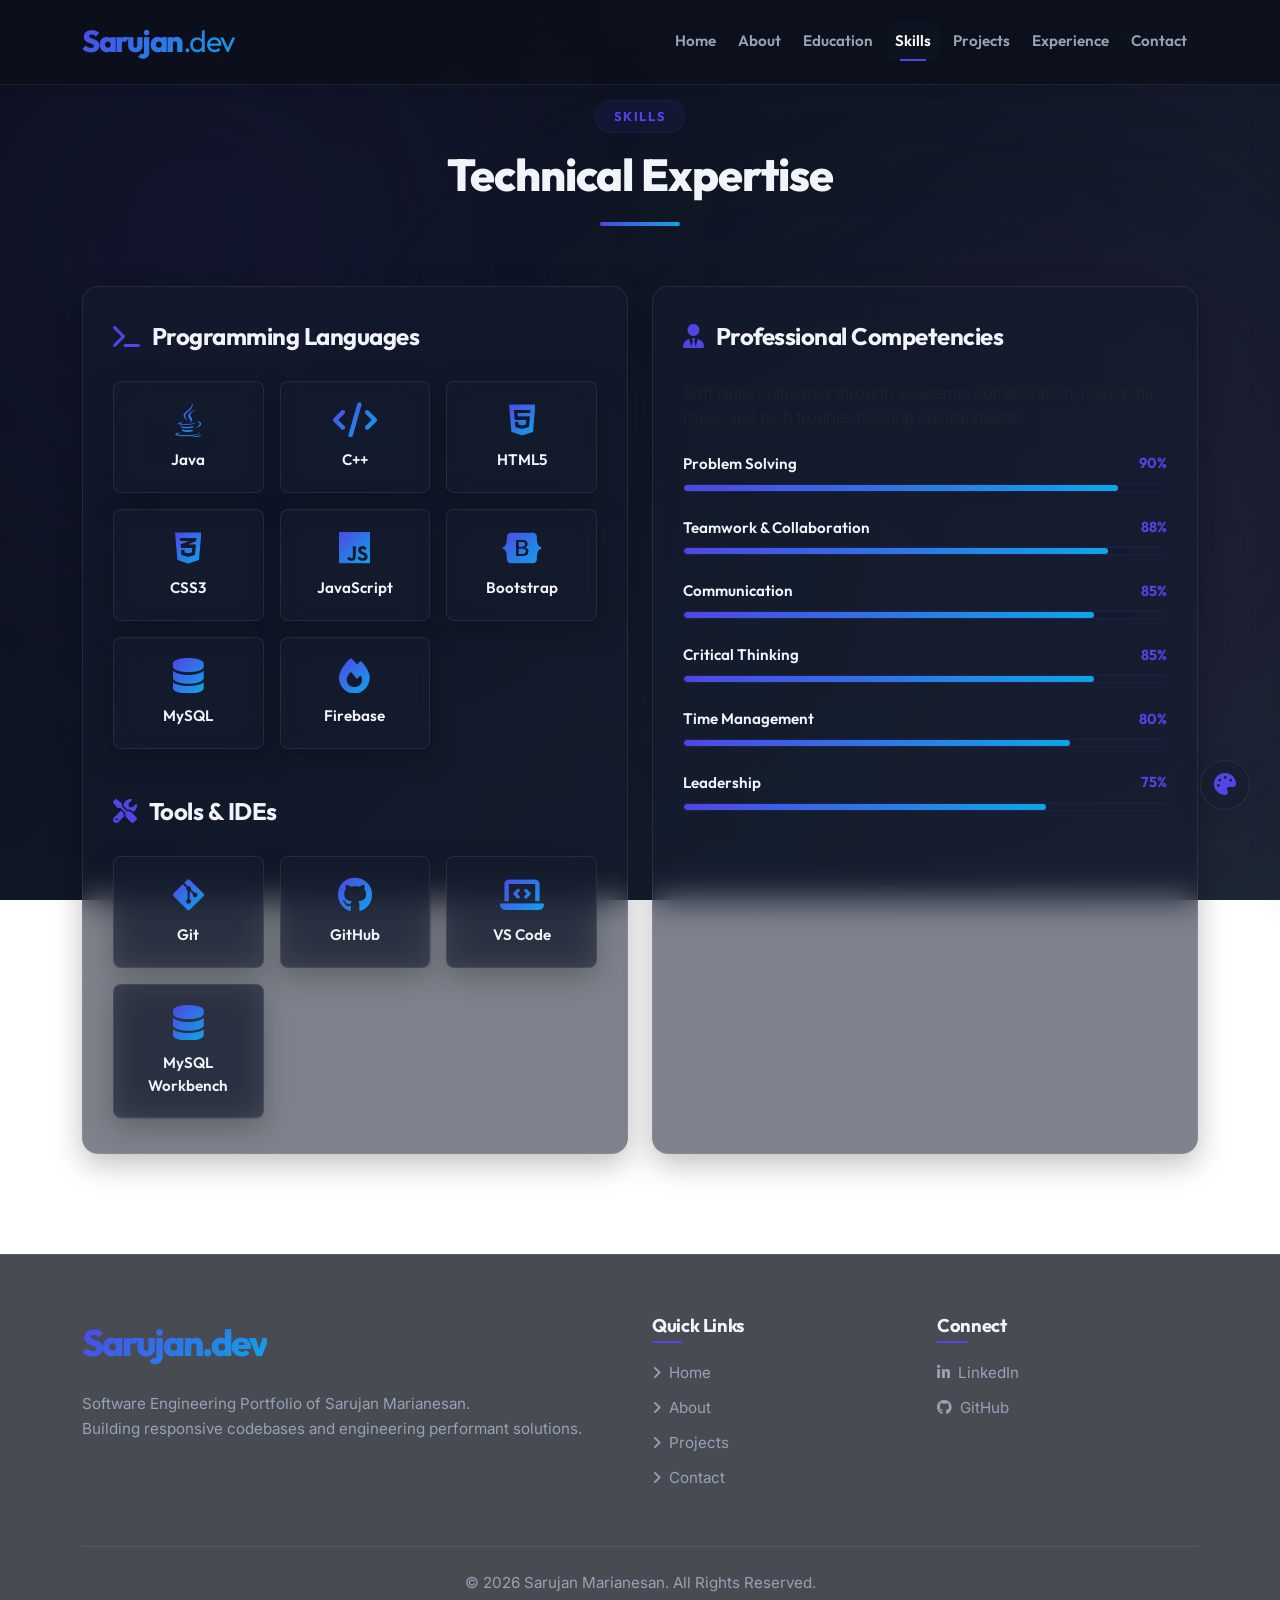
<file: skills.html>
<!DOCTYPE html>
<html lang="en">
<head>
  <meta charset="UTF-8">
  <meta name="viewport" content="width=device-width, initial-scale=1.0">
  <meta name="description" content="Technical skills of Sarujan Marianesan, Java, C++, MySQL, HTML5, CSS3, JavaScript, Bootstrap, Firebase, Git and hardware support.">
  <title>Skills | Sarujan Marianesan</title>
  
  <link rel="icon" type="image/png" href="image/favicon32.png">
  <link href="https://cdn.jsdelivr.net/npm/bootstrap@5.3.3/dist/css/bootstrap.min.css" rel="stylesheet">
  <link rel="stylesheet" href="https://cdnjs.cloudflare.com/ajax/libs/font-awesome/6.4.0/css/all.min.css">
  <link rel="stylesheet" href="https://unpkg.com/aos@2.3.1/dist/aos.css">
    <!-- Google Fonts (Loaded in parallel for performance) -->
  <link rel="preconnect" href="https://fonts.googleapis.com" />
  <link rel="preconnect" href="https://fonts.gstatic.com" crossorigin />
  <link href="https://fonts.googleapis.com/css2?family=Inter:wght@400;500;600;700&family=Outfit:wght@600;700;800&display=swap" rel="stylesheet" />
  <link rel="stylesheet" href="css/style.css">
  <!-- Resource Hints for Fast Loading -->
  <link rel="preconnect" href="https://fonts.googleapis.com" />
  <link rel="preconnect" href="https://fonts.gstatic.com" crossorigin />
  <link rel="preconnect" href="https://cdn.jsdelivr.net" crossorigin />
  <link rel="preconnect" href="https://cdnjs.cloudflare.com" crossorigin />
</head>
<body>

  <div class="bg-glow-container">
    <div class="bg-glow-circle bg-glow-1"></div>
    <div class="bg-glow-circle bg-glow-2"></div>
    <div class="bg-glow-circle bg-glow-3"></div>
  </div>

  <div id="preloader">
    <div class="loader-content">
      <div class="loader-logo">Sarujan</div>
      <div class="loader-spinner"></div>
    </div>
  </div>

  <div class="scroll-progress" id="scrollProgress"></div>

  <!-- NAVIGATION BAR -->
  <nav class="navbar navbar-expand-lg navbar-dark fixed-top navbar-portfolio">
    <div class="container">
      <a class="navbar-brand navbar-brand-logo" href="index.html" id="navLogo">Sarujan<span>.dev</span></a>
      <button class="navbar-toggler" type="button" data-bs-toggle="collapse" data-bs-target="#navbarContent" aria-controls="navbarContent" aria-expanded="false" aria-label="Toggle navigation">
        <span class="toggler-icon"></span>
        <span class="toggler-icon"></span>
        <span class="toggler-icon"></span>
      </button>
      <div class="collapse navbar-collapse" id="navbarContent">
        <ul class="navbar-nav ms-auto mb-2 mb-lg-0">
          <li class="nav-item"><a class="nav-link nav-link-custom" href="index.html">Home</a></li>
          <li class="nav-item"><a class="nav-link nav-link-custom" href="about.html">About</a></li>
          <li class="nav-item"><a class="nav-link nav-link-custom" href="education.html">Education</a></li>
          <li class="nav-item"><a class="nav-link nav-link-custom" href="skills.html">Skills</a></li>
          <li class="nav-item"><a class="nav-link nav-link-custom" href="projects.html">Projects</a></li>
          <li class="nav-item"><a class="nav-link nav-link-custom" href="experience.html">Experience</a></li>
          <li class="nav-item"><a class="nav-link nav-link-custom" href="contact.html">Contact</a></li>
        </ul>
      </div>
    </div>
  </nav>

  <!-- SKILLS SECTION -->
  <section class="skills-section" id="skills">
    <div class="container">
      <div class="section-title-container" data-aos="fade-up">
        <span class="section-tag">Skills</span>
        <h2 class="section-title">Technical Expertise</h2>
        <div class="section-title-line"></div>
      </div>

      <div class="row g-4">
        
        <!-- Left: Programming Skills Grid -->
        <div class="col-lg-6" data-aos="fade-right">
          <div class="glass-card h-100">
            <h3 class="skills-column-title"><i class="fas fa-terminal"></i> Programming Languages</h3>
            
            <div class="skills-grid-cards">
              <div class="skill-tag-card glass-card">
                <i class="fab fa-java"></i>
                <span>Java</span>
              </div>
              <div class="skill-tag-card glass-card">
                <i class="fas fa-code"></i>
                <span>C++</span>
              </div>
              <div class="skill-tag-card glass-card">
                <i class="fab fa-html5"></i>
                <span>HTML5</span>
              </div>
              <div class="skill-tag-card glass-card">
                <i class="fab fa-css3-alt"></i>
                <span>CSS3</span>
              </div>
              <div class="skill-tag-card glass-card">
                <i class="fab fa-js"></i>
                <span>JavaScript</span>
              </div>
              <div class="skill-tag-card glass-card">
                <i class="fab fa-bootstrap"></i>
                <span>Bootstrap</span>
              </div>
              <div class="skill-tag-card glass-card">
                <i class="fas fa-database"></i>
                <span>MySQL</span>
              </div>
              <div class="skill-tag-card glass-card">
                <i class="fas fa-fire"></i>
                <span>Firebase</span>
              </div>
            </div>
            
            <h3 class="skills-column-title mt-5"><i class="fas fa-tools"></i> Tools & IDEs</h3>
            <div class="skills-grid-cards">
              <div class="skill-tag-card glass-card">
                <i class="fab fa-git-alt"></i>
                <span>Git</span>
              </div>
              <div class="skill-tag-card glass-card">
                <i class="fab fa-github"></i>
                <span>GitHub</span>
              </div>
              <div class="skill-tag-card glass-card">
                <i class="fas fa-laptop-code"></i>
                <span>VS Code</span>
              </div>
              <div class="skill-tag-card glass-card">
                <i class="fas fa-database"></i>
                <span>MySQL Workbench</span>
              </div>
            </div>
          </div>
        </div>

        <!-- Right: Professional Skill Bars -->
        <div class="col-lg-6" data-aos="fade-left">
          <div class="glass-card h-100">
            <h3 class="skills-column-title"><i class="fas fa-user-tie"></i> Professional Competencies</h3>
            <p class="text-muted mb-4 fs-6">Soft skills cultivated through academic collaboration, leadership roles, and tech troubleshooting environments.</p>

            <div class="skill-bar-wrapper">
              <div class="skill-bar-header">
                <span class="skill-bar-name">Problem Solving</span>
                <span class="skill-bar-percent">90%</span>
              </div>
              <div class="skill-bar-track">
                <div class="skill-bar-fill" data-progress="90%"></div>
              </div>
            </div>

            <div class="skill-bar-wrapper">
              <div class="skill-bar-header">
                <span class="skill-bar-name">Teamwork & Collaboration</span>
                <span class="skill-bar-percent">88%</span>
              </div>
              <div class="skill-bar-track">
                <div class="skill-bar-fill" data-progress="88%"></div>
              </div>
            </div>

            <div class="skill-bar-wrapper">
              <div class="skill-bar-header">
                <span class="skill-bar-name">Communication</span>
                <span class="skill-bar-percent">85%</span>
              </div>
              <div class="skill-bar-track">
                <div class="skill-bar-fill" data-progress="85%"></div>
              </div>
            </div>

            <div class="skill-bar-wrapper">
              <div class="skill-bar-header">
                <span class="skill-bar-name">Critical Thinking</span>
                <span class="skill-bar-percent">85%</span>
              </div>
              <div class="skill-bar-track">
                <div class="skill-bar-fill" data-progress="85%"></div>
              </div>
            </div>

            <div class="skill-bar-wrapper">
              <div class="skill-bar-header">
                <span class="skill-bar-name">Time Management</span>
                <span class="skill-bar-percent">80%</span>
              </div>
              <div class="skill-bar-track">
                <div class="skill-bar-fill" data-progress="80%"></div>
              </div>
            </div>

            <div class="skill-bar-wrapper">
              <div class="skill-bar-header">
                <span class="skill-bar-name">Leadership</span>
                <span class="skill-bar-percent">75%</span>
              </div>
              <div class="skill-bar-track">
                <div class="skill-bar-fill" data-progress="75%"></div>
              </div>
            </div>

          </div>
        </div>

      </div>
    </div>
  </section>

  <!-- FOOTER -->
  <footer class="footer-portfolio">
    <div class="container">
      <div class="row g-4 align-items-start">
        <div class="col-md-6 text-start">
          <a href="index.html" class="footer-logo">Sarujan<span>.dev</span></a>
          <p class="footer-desc mb-0">Software Engineering Portfolio of Sarujan Marianesan.<br>Building responsive codebases and engineering performant solutions.</p>
        </div>
        <div class="col-6 col-md-3 text-start">
          <h5 class="footer-section-title">Quick Links</h5>
          <ul class="footer-links-list">
            <li><a href="index.html"><i class="fas fa-angle-right me-2"></i>Home</a></li>
            <li><a href="about.html"><i class="fas fa-angle-right me-2"></i>About</a></li>
            <li><a href="projects.html"><i class="fas fa-angle-right me-2"></i>Projects</a></li>
            <li><a href="contact.html"><i class="fas fa-angle-right me-2"></i>Contact</a></li>
          </ul>
        </div>
        <div class="col-6 col-md-3 text-start">
          <h5 class="footer-section-title">Connect</h5>
          <ul class="footer-links-list">
            <li><a href="https://linkedin.com/in/sarujan-marianesan" target="_blank"><i class="fab fa-linkedin-in me-2"></i>LinkedIn</a></li>
            <li><a href="https://github.com/saru59427-debug" target="_blank"><i class="fab fa-github me-2"></i>GitHub</a></li>
          </ul>
        </div>
      </div>
      <div class="footer-bottom text-center">
        <p class="copyright-text">&copy; 2026 Sarujan Marianesan. All Rights Reserved.</p>
      </div>
    </div>
  </footer>

  <button id="scrollTopBtn" title="Scroll to top" aria-label="Scroll to top">
    <i class="fas fa-chevron-up"></i>
  </button>

  <script src="https://cdn.jsdelivr.net/npm/bootstrap@5.3.3/dist/js/bootstrap.bundle.min.js"></script>
  <script src="https://unpkg.com/aos@2.3.1/dist/aos.js"></script>
  <script src="js/main.js"></script>
</body>
</html>
</file>
<file: css/style.css>
/* ==========================================
   DESIGN VARIABLES & GLOBAL STYLES
   ========================================== */
:root {
  --bg-dark: #0B0F19;
  /* Sleek Deep Navy/Slate */
  --bg-dark-rgb: 11, 15, 25;
  --bg-dark-end: #131A2A;
  --bg-card: rgba(20, 28, 47, 0.55);
  --bg-card-hover: rgba(25, 36, 60, 0.75);
  --border-glass: rgba(255, 255, 255, 0.08);
  --border-glass-hover: rgba(139, 92, 246, 0.35);
  --primary: #4F46E5;
  /* Indigo */
  --primary-rgb: 79, 70, 229;
  --secondary: #0EA5E9;
  /* Sky Blue/Cyan */
  --secondary-rgb: 14, 165, 233;
  --accent-purple: #8B5CF6;
  /* Violet */
  --accent-purple-rgb: 139, 92, 246;
  --accent-pink: #F43F5E;
  /* Rose Pink */
  --text-primary: #F1F5F9;
  /* Slate Light */
  --text-muted: #94A3B8;
  /* Slate Muted */
  --text-muted-light: #64748B;
  --font-heading: 'Outfit', sans-serif;
  --font-body: 'Inter', sans-serif;
  --transition-smooth: all 0.4s cubic-bezier(0.25, 0.8, 0.25, 1);
  --transition-fast: all 0.2s ease;
  --glow-shadow: 0 10px 25px rgba(79, 70, 229, 0.15);
  --glow-pink: 0 10px 25px rgba(244, 63, 94, 0.15);
  --glow-purple: 0 10px 25px rgba(139, 92, 246, 0.15);
  --card-shadow: 0 10px 30px rgba(0, 0, 0, 0.25);
  --card-shadow-hover: 0 20px 45px rgba(0, 0, 0, 0.4);

  /* Customizable Background Glow circles - Rich Dark Theme Defaults */
  --glow-1: #1e1b4b;
  --glow-2: #311042;
  --glow-3: #022c22;
}

* {
  margin: 0;
  padding: 0;
  box-sizing: border-box;
}

html {
  scroll-behavior: smooth;
}

body {
  background: linear-gradient(135deg, var(--bg-dark) 0%, var(--bg-dark-end, #131A2A) 100%) fixed;
  color: var(--text-primary);
  font-family: var(--font-body);
  overflow-x: hidden;
  position: relative;
}

/* Custom Scrollbar */
::-webkit-scrollbar {
  width: 10px;
}

::-webkit-scrollbar-track {
  background: var(--bg-dark);
}

::-webkit-scrollbar-thumb {
  background: linear-gradient(180deg, var(--primary), var(--secondary));
  border-radius: 5px;
}

::-webkit-scrollbar-thumb:hover {
  background: linear-gradient(180deg, var(--secondary), var(--accent-pink));
}

a {
  text-decoration: none;
  color: inherit;
  transition: var(--transition-fast);
}

h1,
h2,
h3,
h4,
h5,
h6 {
  font-family: var(--font-heading);
  font-weight: 700;
  letter-spacing: -0.02em;
}

section {
  padding: 100px 0;
  position: relative;
  min-height: 80vh;
  display: flex;
  align-items: center;
}

/* Dynamic background glowing circles - Pastel gradients */
.bg-glow-container {
  position: fixed;
  top: 0;
  left: 0;
  width: 100%;
  height: 100%;
  z-index: -2;
  overflow: hidden;
  pointer-events: none;
}

.bg-glow-container.hide-glows {
  display: none;
}

.bg-glow-circle {
  position: absolute;
  border-radius: 50%;
  filter: blur(140px);
  opacity: 0.35;
}

.bg-glow-1 {
  top: -10%;
  left: -10%;
  width: 50vw;
  height: 50vw;
  background: var(--glow-1, #E0E7FF);
  /* Soft Indigo */
  animation: pulse-glow 15s infinite alternate;
}

.bg-glow-2 {
  bottom: 10%;
  right: -5%;
  width: 45vw;
  height: 45vw;
  background: var(--glow-2, #FFE4E6);
  /* Soft Rose */
  animation: pulse-glow 12s infinite alternate-reverse;
}

.bg-glow-3 {
  top: 40%;
  left: 50%;
  width: 35vw;
  height: 35vw;
  background: var(--glow-3, #E0F2FE);
  /* Soft Sky */
  animation: pulse-glow 18s infinite alternate;
}

@keyframes pulse-glow {
  0% {
    transform: translate(0, 0) scale(1);
    opacity: 0.3;
  }

  50% {
    transform: translate(4%, 3%) scale(1.15);
    opacity: 0.45;
  }

  100% {
    transform: translate(-3%, -2%) scale(0.9);
    opacity: 0.3;
  }
}

/* ==========================================
   LOADING SCREEN & SCROLL INDICATOR
   ========================================== */
#preloader {
  position: fixed;
  top: 0;
  left: 0;
  width: 100%;
  height: 100%;
  background: var(--bg-dark);
  z-index: 9999;
  display: flex;
  justify-content: center;
  align-items: center;
  transition: opacity 0.3s ease, visibility 0.3s ease;
  pointer-events: none;
}

.loader-content {
  text-align: center;
}

.loader-logo {
  font-family: var(--font-heading);
  font-size: 3.8rem;
  font-weight: 800;
  background: linear-gradient(135deg, var(--primary), var(--secondary), var(--accent-pink));
  -webkit-background-clip: text;
  background-clip: text;
  -webkit-text-fill-color: transparent;
  margin-bottom: 20px;
  animation: pulse 1.5s infinite;
  letter-spacing: -2px;
}

.loader-spinner {
  width: 50px;
  height: 50px;
  border: 3px solid rgba(79, 70, 229, 0.05);
  border-top-color: var(--primary);
  border-bottom-color: var(--accent-pink);
  border-radius: 50%;
  animation: spin 1s linear infinite;
  margin: 0 auto;
}

@keyframes spin {
  to {
    transform: rotate(360deg);
  }
}

@keyframes pulse {

  0%,
  100% {
    transform: scale(0.95);
    opacity: 0.8;
  }

  50% {
    transform: scale(1.05);
    opacity: 1;
  }
}

/* Reading Progress Bar */
.scroll-progress {
  position: fixed;
  top: 0;
  left: 0;
  height: 4px;
  background: linear-gradient(to right, var(--primary), var(--secondary), var(--accent-pink));
  z-index: 1050;
  width: 0%;
  transition: width 0.1s ease-out;
}

/* ==========================================
   PREMIUM GLASSMORPHISM COMPONENTS
   ========================================== */
.glass-card {
  background: var(--bg-card);
  backdrop-filter: blur(16px);
  -webkit-backdrop-filter: blur(16px);
  border: 1px solid var(--border-glass);
  border-radius: 16px;
  padding: 35px 30px;
  transition: var(--transition-smooth);
  box-shadow: var(--card-shadow);
}

.glass-card:hover {
  background: var(--bg-card-hover);
  border-color: var(--border-glass-hover);
  transform: translateY(-6px);
  box-shadow: var(--card-shadow-hover);
}

.section-title-container {
  text-align: center;
  margin-bottom: 60px;
}

.section-tag {
  font-family: var(--font-heading);
  text-transform: uppercase;
  font-size: 0.8rem;
  letter-spacing: 0.15em;
  font-weight: 700;
  color: var(--primary);
  background: rgba(79, 70, 229, 0.08);
  padding: 6px 18px;
  border-radius: 50px;
  display: inline-block;
  margin-bottom: 15px;
  border: 1px solid rgba(79, 70, 229, 0.12);
}

.section-title {
  font-size: 2.8rem;
  font-weight: 800;
  margin-bottom: 20px;
  color: var(--text-primary);
}

.section-title-line {
  width: 80px;
  height: 4px;
  background: linear-gradient(to right, var(--primary), var(--secondary));
  border-radius: 2px;
  margin: 0 auto;
}

/* ==========================================
   NAVIGATION BAR
   ========================================== */
.navbar-portfolio,
.navbar-portfolio.scrolled {
  background: rgba(var(--bg-dark-rgb), 0.75) !important;
  backdrop-filter: blur(18px) !important;
  -webkit-backdrop-filter: blur(18px) !important;
  border-bottom: 1px solid var(--border-glass) !important;
  padding: 14px 0 !important;
  box-shadow: 0 4px 20px rgba(15, 23, 42, 0.02) !important;
  transition: var(--transition-smooth);
}

.navbar-brand-logo {
  font-family: var(--font-heading);
  font-weight: 800;
  font-size: 1.9rem;
  background: linear-gradient(135deg, var(--primary), var(--secondary));
  -webkit-background-clip: text;
  background-clip: text;
  -webkit-text-fill-color: transparent;
  letter-spacing: -1.5px;
}

.navbar-brand-logo span {
  font-weight: 400;
  color: var(--text-primary);
}

.nav-link-custom {
  color: var(--text-muted);
  font-family: var(--font-heading);
  font-weight: 600;
  font-size: 0.95rem;
  padding: 8px 16px;
  margin: 0 3px;
  border-radius: 6px;
  transition: var(--transition-fast);
  position: relative;
}

.nav-link-custom::after {
  content: '';
  position: absolute;
  bottom: 0;
  left: 50%;
  width: 0%;
  height: 2px;
  background: var(--primary);
  transition: var(--transition-fast);
  transform: translateX(-50%);
}

.nav-link-custom:hover,
.nav-link-custom.active {
  color: var(--primary);
  background: rgba(79, 70, 229, 0.04);
}

.nav-link-custom.active::after {
  width: 50%;
}

.navbar-portfolio.scrolled .nav-link-custom.active {
  color: var(--primary);
}

.navbar-toggler {
  border: none;
  padding: 0;
  display: none !important;
}

.toggler-icon {
  width: 25px;
  height: 2px;
  background-color: var(--text-primary);
  display: block;
  margin: 6px 0;
  transition: var(--transition-smooth);
}

.navbar-toggler[aria-expanded="true"] .toggler-icon:nth-child(1) {
  transform: rotate(45deg) translate(5px, 6px);
}

.navbar-toggler[aria-expanded="true"] .toggler-icon:nth-child(2) {
  opacity: 0;
}

.navbar-toggler[aria-expanded="true"] .toggler-icon:nth-child(3) {
  transform: rotate(-45deg) translate(5px, -7px);
}

/* ==========================================
   HERO SECTION
   ========================================== */
.hero-section {
  min-height: 100vh;
  display: flex;
  align-items: center;
  padding-top: 100px;
}

.hero-subtitle {
  font-size: 1.25rem;
  font-weight: 600;
  color: var(--primary);
  margin-bottom: 15px;
  letter-spacing: 0.05em;
  font-family: var(--font-heading);
}

.hero-title {
  font-size: 4.5rem;
  font-weight: 800;
  line-height: 1.05;
  margin-bottom: 20px;
  letter-spacing: -2px;
  color: var(--text-primary);
}

.hero-title span {
  background: linear-gradient(135deg, var(--text-primary) 50%, var(--text-muted));
  -webkit-background-clip: text;
  background-clip: text;
  -webkit-text-fill-color: transparent;
}

.typed-cursor {
  font-size: 3.2rem;
  color: var(--accent-pink);
}

.hero-typed-container {
  margin-top: 4px;
  margin-bottom: 12px;
  display: block;
}

.hero-typed-text {
  font-size: 2.4rem;
  font-family: var(--font-heading);
  font-weight: 700;
  white-space: nowrap;
  color: var(--primary);
  background: linear-gradient(135deg, var(--primary), var(--secondary));
  -webkit-background-clip: text;
  background-clip: text;
  -webkit-text-fill-color: transparent;
}

.hero-desc {
  font-size: 1.1rem;
  line-height: 1.8;
  color: var(--text-muted);
  margin-bottom: 40px;
  max-width: 580px;
}

/* Interactive custom glass buttons */
.btn-premium {
  padding: 13px 30px;
  font-family: var(--font-heading);
  font-weight: 600;
  border-radius: 8px;
  transition: var(--transition-smooth);
  display: inline-flex;
  align-items: center;
  gap: 10px;
  position: relative;
  overflow: hidden;
  z-index: 1;
}

.btn-premium::before {
  content: '';
  position: absolute;
  top: 0;
  left: 0;
  width: 0%;
  height: 100%;
  transition: var(--transition-smooth);
  z-index: -1;
}

.btn-primary-gradient {
  background: linear-gradient(135deg, var(--primary), var(--secondary));
  color: #FFFFFF;
  box-shadow: 0 10px 25px rgba(79, 70, 229, 0.25);
  border: 1px solid transparent;
}

.btn-primary-gradient::before {
  background: linear-gradient(135deg, var(--accent-purple), var(--secondary));
}

.btn-primary-gradient:hover {
  transform: translateY(-3px);
  color: #FFFFFF;
  box-shadow: 0 15px 30px rgba(79, 70, 229, 0.4);
}

.btn-primary-gradient:hover::before {
  width: 100%;
}

.btn-glass {
  background: rgba(255, 255, 255, 0.5);
  backdrop-filter: blur(5px);
  -webkit-backdrop-filter: blur(5px);
  color: var(--text-primary);
  border: 1px solid rgba(79, 70, 229, 0.15);
  box-shadow: 0 5px 15px rgba(15, 23, 42, 0.02);
}

.btn-glass::before {
  background: rgba(79, 70, 229, 0.05);
}

.btn-glass:hover {
  transform: translateY(-3px);
  color: var(--primary);
  border-color: var(--primary);
  box-shadow: 0 10px 20px rgba(79, 70, 229, 0.1);
}

.btn-glass:hover::before {
  width: 100%;
}

/* Social icons layout */
.social-icons-container {
  display: flex;
  gap: 15px;
}

.social-icon-btn {
  width: 48px;
  height: 48px;
  border-radius: 8px;
  background: var(--bg-card);
  border: 1px solid var(--border-glass);
  display: flex;
  justify-content: center;
  align-items: center;
  color: var(--text-muted);
  font-size: 1.25rem;
  transition: var(--transition-smooth);
  box-shadow: 0 4px 15px rgba(15, 23, 42, 0.02);
}

.social-icon-btn:hover {
  color: var(--primary);
  transform: translateY(-5px) scale(1.06);
  border-color: var(--primary);
  background: rgba(79, 70, 229, 0.05);
  box-shadow: 0 10px 20px rgba(79, 70, 229, 0.1);
}

.social-icon-btn.linkedin-hover:hover {
  border-color: #4F46E5;
  color: #4F46E5;
}

.social-icon-btn.github-hover:hover {
  border-color: #22c55e;
  color: #22c55e;
  background: rgba(34, 197, 94, 0.05);
  box-shadow: 0 10px 20px rgba(34, 197, 94, 0.15);
}

.social-icon-btn.email-hover:hover {
  border-color: #ea4335;
  color: #ea4335;
}

.social-icon-btn.phone-hover:hover {
  border-color: #25D366;
  color: #25D366;
  background: rgba(37, 211, 102, 0.05);
  box-shadow: 0 10px 20px rgba(37, 211, 102, 0.15);
}

/* Right Side - Hero Profile Image & Tech Badges */
.hero-image-wrapper {
  position: relative;
  width: 330px;
  height: 330px;
  margin: 0 auto;
}

.hero-profile-container {
  width: 100%;
  height: 100%;
  border-radius: 50%;
  position: relative;
  z-index: 2;
  overflow: hidden;
  padding: 8px;
  background: var(--bg-card);
  backdrop-filter: blur(10px);
  -webkit-backdrop-filter: blur(10px);
  border: 1px solid var(--border-glass);
  box-shadow: 0 15px 35px rgba(15, 23, 42, 0.08);
  animation: float 6s ease-in-out infinite;
  transition: var(--transition-smooth);
}

.hero-profile-container:hover {
  transform: scale(1.05) translateY(-8px);
  box-shadow: 0 25px 50px rgba(15, 23, 42, 0.15);
  border-color: var(--primary);
}

.hero-profile-img {
  width: 100%;
  height: 100%;
  object-fit: cover;
  border-radius: 50%;
  background: #E2E8F0;
}

/* Glowing Border behind profile container */
.profile-glow-ring {
  position: absolute;
  top: -8px;
  left: -8px;
  right: -8px;
  bottom: -8px;
  border-radius: 50%;
  background: linear-gradient(135deg, var(--primary), var(--secondary), var(--accent-pink));
  z-index: 1;
  opacity: 0.45;
  filter: blur(8px);
  animation: rotate-glow 12s linear infinite, float 6s ease-in-out infinite;
}

/* Decorative background tech grid elements */
.hero-tech-elements {
  position: absolute;
  top: 0;
  left: 0;
  width: 100%;
  height: 100%;
  pointer-events: none;
  z-index: 3;
}

.tech-badge {
  position: absolute;
  background: rgba(255, 255, 255, 0.85);
  backdrop-filter: blur(8px);
  -webkit-backdrop-filter: blur(8px);
  border: 1px solid var(--border-glass);
  border-radius: 8px;
  padding: 8px 14px;
  font-family: var(--font-heading);
  font-size: 0.85rem;
  font-weight: 600;
  display: flex;
  align-items: center;
  gap: 8px;
  box-shadow: 0 8px 20px rgba(15, 23, 42, 0.05);
  animation: badge-float 5s ease-in-out infinite;
}

.tech-badge i {
  font-size: 1.1rem;
}

.tech-badge-java {
  top: 15%;
  left: -20%;
  color: #ea2d2e;
  border-color: rgba(234, 45, 46, 0.15);
  animation-delay: 0.5s;
}

.tech-badge-cpp {
  bottom: 20%;
  left: -25%;
  color: #3B82F6;
  border-color: rgba(59, 130, 246, 0.15);
  animation-delay: 1.5s;
}

.tech-badge-web {
  top: 5%;
  right: -20%;
  color: var(--primary);
  border-color: rgba(79, 70, 229, 0.15);
  animation-delay: 1s;
}

.tech-badge-database {
  bottom: 10%;
  right: -25%;
  color: #0EA5E9;
  border-color: rgba(14, 165, 233, 0.15);
  animation-delay: 2s;
}

@keyframes float {

  0%,
  100% {
    transform: translateY(0);
  }

  50% {
    transform: translateY(-15px);
  }
}

@keyframes badge-float {

  0%,
  100% {
    transform: translateY(0) rotate(0deg);
  }

  50% {
    transform: translateY(-8px) rotate(3deg);
  }
}

@keyframes rotate-glow {
  100% {
    transform: rotate(360deg);
  }
}

/* ==========================================
   ABOUT ME SECTION
   ========================================== */
.about-text {
  font-size: 1.08rem;
  line-height: 1.8;
  color: var(--text-muted);
  margin-bottom: 20px;
}

.about-details-card {
  padding: 30px;
}

.info-item {
  display: flex;
  align-items: flex-start;
  gap: 15px;
  padding: 15px 0;
  border-bottom: 1px solid rgba(79, 70, 229, 0.05);
}

.info-item:last-child {
  border-bottom: none;
}

.info-icon {
  width: 42px;
  height: 42px;
  border-radius: 6px;
  background: rgba(79, 70, 229, 0.04);
  border: 1px solid rgba(79, 70, 229, 0.1);
  display: flex;
  justify-content: center;
  align-items: center;
  color: var(--primary);
  font-size: 1.15rem;
  flex-shrink: 0;
  box-shadow: 0 4px 10px rgba(79, 70, 229, 0.02);
}

.info-content label {
  display: block;
  font-family: var(--font-heading);
  font-size: 0.85rem;
  text-transform: uppercase;
  letter-spacing: 0.08em;
  color: var(--text-muted-light);
  margin-bottom: 3px;
  font-weight: 600;
}

.info-content span {
  font-size: 1.02rem;
  font-weight: 600;
  color: var(--text-primary);
}

/* ==========================================
   EDUCATION TIMELINE SECTION
   ========================================== */
.timeline-wrapper {
  position: relative;
  max-width: 850px;
  margin: 0 auto;
}

.timeline-wrapper::before {
  content: '';
  position: absolute;
  top: 0;
  left: 50%;
  width: 2px;
  height: 100%;
  background: linear-gradient(180deg, var(--primary), var(--secondary), var(--accent-pink));
  transform: translateX(-50%);
}

.timeline-item {
  position: relative;
  width: 50%;
  padding: 0 40px;
  margin-bottom: 45px;
  box-sizing: border-box;
}

.timeline-item:nth-child(even) {
  left: 50%;
}

.timeline-item:nth-child(odd) {
  left: 0;
  text-align: right;
}

/* Timeline dot node */
.timeline-dot {
  position: absolute;
  top: 15px;
  width: 18px;
  height: 18px;
  border-radius: 50%;
  background: var(--bg-dark);
  border: 3px solid var(--primary);
  z-index: 5;
  transition: var(--transition-smooth);
}

.timeline-item:nth-child(even) .timeline-dot {
  left: -9px;
}

.timeline-item:nth-child(odd) .timeline-dot {
  right: -9px;
}

.timeline-item:hover .timeline-dot {
  background: var(--primary);
  box-shadow: 0 0 15px rgba(79, 70, 229, 0.4);
  transform: scale(1.3);
}

.timeline-card {
  padding: 25px;
  position: relative;
}

.timeline-status {
  position: absolute;
  top: 25px;
  font-size: 0.72rem;
  font-weight: 700;
  padding: 4px 10px;
  border-radius: 4px;
  text-transform: uppercase;
  letter-spacing: 0.05em;
  font-family: var(--font-heading);
}

.timeline-item:nth-child(odd) .timeline-status {
  left: 25px;
}

.timeline-item:nth-child(even) .timeline-status {
  right: 25px;
}

.timeline-status.ongoing {
  background: rgba(79, 70, 229, 0.08);
  border: 1px solid rgba(79, 70, 229, 0.2);
  color: var(--primary);
}

.timeline-status.completed {
  background: rgba(16, 185, 129, 0.08);
  border: 1px solid rgba(16, 185, 129, 0.2);
  color: #10b981;
}

.timeline-date {
  font-family: var(--font-heading);
  font-weight: 700;
  color: var(--secondary);
  margin-bottom: 8px;
  font-size: 0.95rem;
  display: block;
}

.timeline-title {
  font-size: 1.4rem;
  font-weight: 700;
  margin-bottom: 6px;
  color: var(--text-primary);
}

.timeline-institution {
  font-size: 0.95rem;
  font-weight: 600;
  color: var(--accent-purple);
  margin-bottom: 12px;
}

.timeline-details {
  font-size: 0.92rem;
  color: var(--text-muted);
  line-height: 1.6;
}

.timeline-details ul {
  list-style: none;
  padding-left: 0;
  margin-bottom: 0;
}

.timeline-item:nth-child(odd) .timeline-details ul {
  display: inline-block;
  text-align: right;
}

.timeline-item:nth-child(even) .timeline-details ul {
  display: inline-block;
  text-align: left;
}

.timeline-details ul li {
  position: relative;
  padding-bottom: 4px;
}

.timeline-item:nth-child(even) .timeline-details ul li {
  padding-left: 15px;
}

.timeline-item:nth-child(odd) .timeline-details ul li {
  padding-right: 15px;
}

.timeline-item:nth-child(even) .timeline-details ul li::before {
  content: '•';
  position: absolute;
  left: 0;
  color: var(--primary);
  font-size: 1.1rem;
  line-height: 1;
}

.timeline-item:nth-child(odd) .timeline-details ul li::after {
  content: '•';
  position: absolute;
  right: 0;
  color: var(--primary);
  font-size: 1.1rem;
  line-height: 1;
}

/* ==========================================
   SKILLS SECTION
   ========================================== */
.skills-column-title {
  font-size: 1.5rem;
  margin-bottom: 30px;
  color: var(--text-primary);
  display: flex;
  align-items: center;
  gap: 12px;
  font-family: var(--font-heading);
}

.skills-column-title i {
  color: var(--primary);
}

.skills-grid-cards {
  display: grid;
  grid-template-columns: repeat(auto-fill, minmax(130px, 1fr));
  gap: 16px;
}

.skill-tag-card {
  padding: 20px 10px;
  text-align: center;
  border-radius: 8px;
  height: 100%;
}

.skill-tag-card i {
  font-size: 2.2rem;
  margin-bottom: 12px;
  background: linear-gradient(135deg, var(--primary), var(--secondary));
  -webkit-background-clip: text;
  background-clip: text;
  -webkit-text-fill-color: transparent;
  transition: var(--transition-smooth);
}

.skill-tag-card:hover i {
  transform: scale(1.18) rotate(3deg);
  background: linear-gradient(135deg, var(--primary), var(--accent-purple));
  -webkit-background-clip: text;
  background-clip: text;
  -webkit-text-fill-color: transparent;
}

.skill-tag-card span {
  display: block;
  font-size: 0.95rem;
  font-weight: 600;
  color: var(--text-primary);
  font-family: var(--font-heading);
}

/* Skill Progress Bars */
.skill-bar-wrapper {
  margin-bottom: 25px;
}

.skill-bar-header {
  display: flex;
  justify-content: space-between;
  align-items: center;
  margin-bottom: 8px;
}

.skill-bar-name {
  font-weight: 600;
  font-size: 0.95rem;
  color: var(--text-primary);
  font-family: var(--font-heading);
}

.skill-bar-percent {
  font-weight: 700;
  font-size: 0.9rem;
  color: var(--primary);
  font-family: var(--font-heading);
}

.skill-bar-track {
  height: 8px;
  background: rgba(15, 23, 42, 0.05);
  border-radius: 50px;
  overflow: hidden;
  border: 1px solid rgba(79, 70, 229, 0.15);
}

.skill-bar-fill {
  height: 100%;
  width: 0%;
  /* Animated via JavaScript */
  background: linear-gradient(90deg, var(--primary), var(--secondary));
  border-radius: 50px;
  box-shadow: 0 0 10px rgba(79, 70, 229, 0.15);
  transition: width 1.5s cubic-bezier(0.1, 0.8, 0.2, 1);
}

/* ==========================================
   PROJECTS SECTION
   ========================================== */
.project-card {
  height: 100%;
  display: flex;
  flex-direction: column;
  justify-content: space-between;
  overflow: hidden;
}

.project-card-header {
  display: flex;
  justify-content: space-between;
  align-items: flex-start;
  margin-bottom: 15px;
}

.project-icon {
  width: 48px;
  height: 48px;
  border-radius: 6px;
  background: rgba(79, 70, 229, 0.05);
  border: 1px solid rgba(79, 70, 229, 0.1);
  display: flex;
  justify-content: center;
  align-items: center;
  font-size: 1.4rem;
  color: var(--primary);
}

.project-links {
  display: flex;
  gap: 10px;
}

.project-link-icon {
  font-size: 1.25rem;
  color: var(--text-muted);
}

.project-link-icon:hover {
  color: var(--primary);
  transform: scale(1.12);
}

.project-card-title {
  font-size: 1.4rem;
  font-weight: 700;
  margin-bottom: 12px;
  transition: var(--transition-fast);
}

.project-card:hover .project-card-title {
  color: var(--primary);
}

.project-card-desc {
  font-size: 0.95rem;
  color: var(--text-muted);
  line-height: 1.6;
  margin-bottom: 20px;
  flex-grow: 1;
}

.project-card-tags {
  display: flex;
  flex-wrap: wrap;
  gap: 8px;
  margin-bottom: 0;
}

.project-tag {
  font-size: 0.72rem;
  font-weight: 600;
  background: rgba(79, 70, 229, 0.04);
  border: 1px solid var(--border-glass);
  padding: 4px 10px;
  border-radius: 4px;
  color: var(--text-muted);
  font-family: var(--font-heading);
}

/* ==========================================
   EXPERIENCE SECTION
   ========================================== */
.experience-card {
  max-width: 800px;
  margin: 0 auto;
}

.exp-header {
  display: flex;
  justify-content: space-between;
  align-items: flex-start;
  flex-wrap: wrap;
  gap: 15px;
  margin-bottom: 20px;
  border-bottom: 1px solid rgba(79, 70, 229, 0.05);
  padding-bottom: 20px;
}

.exp-role {
  font-size: 1.6rem;
  font-weight: 700;
  color: var(--text-primary);
}

.exp-company {
  font-size: 1.1rem;
  font-weight: 600;
  color: var(--primary);
  display: flex;
  align-items: center;
  gap: 8px;
}

.exp-date {
  font-family: var(--font-heading);
  font-weight: 700;
  color: var(--secondary);
  background: rgba(14, 165, 233, 0.08);
  padding: 6px 14px;
  border-radius: 4px;
  font-size: 0.9rem;
  border: 1px solid rgba(14, 165, 233, 0.15);
}

.exp-list {
  list-style: none;
  padding-left: 0;
  margin-bottom: 0;
}

.exp-list li {
  position: relative;
  padding-left: 25px;
  margin-bottom: 12px;
  font-size: 1.02rem;
  line-height: 1.7;
  color: var(--text-muted);
}

.exp-list li::before {
  content: '•';
  position: absolute;
  left: 0;
  color: var(--primary);
  font-size: 1.2rem;
  line-height: 1.1;
}

/* ==========================================
   ACHIEVEMENTS (STATS COUNTER) SECTION
   ========================================== */
.achievements-section {
  background: rgba(11, 15, 25, 0.45);
  backdrop-filter: blur(8px);
  -webkit-backdrop-filter: blur(8px);
  border-top: 1px solid var(--border-glass);
  border-bottom: 1px solid var(--border-glass);
  padding: 80px 0;
  box-shadow: 0 5px 20px rgba(15, 23, 42, 0.01);
}

.stat-card {
  text-align: center;
  padding: 30px;
}

.stat-icon {
  font-size: 2.2rem;
  margin-bottom: 15px;
  background: linear-gradient(135deg, var(--primary), var(--secondary));
  -webkit-background-clip: text;
  background-clip: text;
  -webkit-text-fill-color: transparent;
}

.stat-number {
  font-size: 3.4rem;
  font-weight: 800;
  font-family: var(--font-heading);
  margin-bottom: 8px;
  background: linear-gradient(135deg, var(--text-primary), var(--text-muted));
  -webkit-background-clip: text;
  background-clip: text;
  -webkit-text-fill-color: transparent;
}

.stat-label {
  font-size: 0.9rem;
  font-weight: 700;
  color: var(--text-muted);
  text-transform: uppercase;
  letter-spacing: 0.12em;
  font-family: var(--font-heading);
}

/* ==========================================
   CONTACT SECTION
   ========================================== */
.contact-details-box {
  height: auto;
  padding: 24px 24px !important;
}

.contact-info-list {
  margin-top: 0px;
}

.contact-info-card {
  display: flex;
  align-items: center;
  gap: 15px;
  background: var(--bg-card);
  border: 1px solid var(--border-glass);
  border-radius: 8px;
  padding: 12px 16px;
  margin-bottom: 12px;
  transition: var(--transition-smooth);
  box-shadow: 0 4px 15px rgba(15, 23, 42, 0.01);
}

.contact-info-card:hover {
  background: rgba(79, 70, 229, 0.04);
  border-color: rgba(79, 70, 229, 0.2);
  transform: translateX(5px);
  box-shadow: 0 10px 20px rgba(15, 23, 42, 0.03);
}

.contact-info-icon {
  width: 40px;
  height: 40px;
  border-radius: 6px;
  background: rgba(79, 70, 229, 0.04);
  border: 1px solid rgba(79, 70, 229, 0.1);
  display: flex;
  justify-content: center;
  align-items: center;
  color: var(--primary);
  font-size: 1.1rem;
  flex-shrink: 0;
}

.contact-info-content h5 {
  font-size: 0.95rem;
  font-weight: 700;
  margin-bottom: 1px;
  line-height: 1.2;
  font-family: var(--font-heading);
  color: var(--text-primary);
}

.contact-info-content p {
  margin-bottom: 0;
  font-size: 0.9rem;
  line-height: 1.2;
  color: var(--text-muted);
}

.contact-info-content p a {
  color: var(--text-muted);
  text-decoration: none;
  transition: var(--transition-fast);
}

.contact-info-content p a:hover {
  color: var(--primary);
  text-decoration: none;
}

/* Form inputs styling */
.form-glass-input.form-control {
  background: rgba(15, 23, 42, 0.5) !important;
  border: 1px solid rgba(79, 70, 229, 0.15) !important;
  border-radius: 8px;
  padding: 12px 18px;
  color: var(--text-primary) !important;
  font-family: var(--font-body);
  transition: var(--transition-smooth);
}

.form-glass-input.form-control:focus {
  background: rgba(15, 23, 42, 0.8) !important;
  border-color: var(--primary) !important;
  box-shadow: 0 0 15px rgba(79, 70, 229, 0.15) !important;
  color: var(--text-primary) !important;
  outline: none;
}

.form-glass-input::placeholder {
  color: #94a3b8;
}

/* Chrome/Safari Autofill override */
.form-glass-input:-webkit-autofill,
.form-glass-input:-webkit-autofill:hover,
.form-glass-input:-webkit-autofill:focus,
.form-glass-input:-webkit-autofill:active {
  -webkit-text-fill-color: var(--text-primary) !important;
  -webkit-box-shadow: 0 0 0px 1000px rgba(15, 23, 42, 0.5) inset !important;
  transition: background-color 5000s ease-in-out 0s;
}

.invalid-feedback-custom {
  font-size: 0.82rem;
  color: var(--accent-pink);
  margin-top: 5px;
  display: none;
}

.form-group-custom {
  margin-bottom: 20px;
}

.submit-btn-glow {
  width: 100%;
  justify-content: center;
  padding: 14px;
}

/* Floating Toast Message */
.toast-container-custom {
  position: fixed;
  bottom: 30px;
  right: 30px;
  z-index: 1060;
  pointer-events: none;
}

.toast-custom {
  background: rgba(255, 255, 255, 0.95);
  backdrop-filter: blur(15px);
  -webkit-backdrop-filter: blur(15px);
  border: 1px solid var(--primary);
  box-shadow: 0 10px 25px rgba(79, 70, 229, 0.1);
  border-radius: 8px;
  padding: 16px 24px;
  color: var(--text-primary);
  display: flex;
  align-items: center;
  gap: 15px;
  transform: translateY(100px);
  opacity: 0;
  transition: all 0.5s cubic-bezier(0.175, 0.885, 0.32, 1.275);
  pointer-events: auto;
}

.toast-custom.show {
  transform: translateY(0);
  opacity: 1;
}

.toast-custom-icon {
  font-size: 1.4rem;
  color: #10b981;
}

/* ==========================================
   FOOTER SECTION
   ========================================== */
.footer-portfolio {
  background: rgba(11, 15, 25, 0.75);
  backdrop-filter: blur(14px);
  -webkit-backdrop-filter: blur(14px);
  border-top: 1px solid var(--border-glass);
  padding: 60px 0 30px;
  font-size: 0.95rem;
}

.footer-logo {
  font-family: var(--font-heading);
  font-weight: 800;
  font-size: 2.3rem;
  background: linear-gradient(135deg, var(--primary), var(--secondary));
  -webkit-background-clip: text;
  background-clip: text;
  -webkit-text-fill-color: transparent;
  display: inline-block;
  margin-bottom: 20px;
  letter-spacing: -2px;
}

.footer-desc {
  color: var(--text-muted);
  line-height: 1.7;
  margin-bottom: 25px;
}

.footer-section-title {
  font-size: 1.15rem;
  font-weight: 700;
  margin-bottom: 25px;
  position: relative;
  font-family: var(--font-heading);
  color: var(--text-primary);
}

.footer-section-title::after {
  content: '';
  position: absolute;
  left: 0;
  bottom: -6px;
  width: 30px;
  height: 2px;
  background: var(--primary);
}

.footer-links-list {
  list-style: none;
  padding-left: 0;
}

.footer-links-list li {
  margin-bottom: 12px;
}

.footer-links-list a {
  color: var(--text-muted);
}

.footer-links-list a:hover {
  color: var(--primary);
  padding-left: 5px;
}

.footer-social-links {
  list-style: none;
  padding-left: 0;
  display: flex;
  flex-direction: row;
  gap: 15px;
  flex-wrap: wrap;
  margin-bottom: 0;
}

.footer-social-links li {
  margin-bottom: 0;
}

.footer-social-links a {
  color: var(--text-muted);
  transition: var(--transition-smooth);
}

.footer-social-links a:hover {
  color: var(--primary);
}

.footer-bottom {
  margin-top: 40px;
  padding-top: 25px;
  border-top: 1px solid var(--border-glass);
}

.copyright-text {
  color: var(--text-muted);
  margin-bottom: 0;
}

/* ==========================================
   SCROLL TO TOP BUTTON
   ========================================== */
#scrollTopBtn {
  position: fixed;
  bottom: 30px;
  right: 30px;
  width: 46px;
  height: 46px;
  border-radius: 8px;
  background: linear-gradient(135deg, var(--primary), var(--secondary));
  color: #FFFFFF;
  border: 1px solid rgba(255, 255, 255, 0.2);
  display: flex;
  justify-content: center;
  align-items: center;
  font-size: 1.1rem;
  z-index: 1000;
  cursor: pointer;
  opacity: 0;
  visibility: hidden;
  transform: translateY(20px);
  transition: var(--transition-smooth);
  box-shadow: 0 10px 20px rgba(79, 70, 229, 0.2);
}

#scrollTopBtn.show {
  opacity: 1;
  visibility: visible;
  transform: translateY(0);
}

#scrollTopBtn:hover {
  transform: translateY(-5px);
  background: linear-gradient(135deg, var(--secondary), var(--accent-purple));
  box-shadow: 0 15px 25px rgba(79, 70, 229, 0.3);
}

/* ==========================================
   RESPONSIVE LAYOUT MEDIA QUERIES
   ========================================== */
@media (max-width: 991.98px) {
  section {
    padding: 70px 0;
  }

  .hero-section {
    padding-top: 85px;
    text-align: center;
    min-height: auto !important;
    padding-bottom: 30px !important;
  }

  .hero-title {
    font-size: 3.2rem;
  }

  .hero-typed-text {
    font-size: clamp(1.3rem, 4vw, 1.8rem) !important;
  }

  .hero-desc {
    margin: 0 auto 30px;
  }

  .hero-buttons-group {
    justify-content: center;
    margin-bottom: 30px;
  }

  .social-icons-container {
    justify-content: center;
    margin-bottom: 40px;
  }

  .hero-image-wrapper {
    width: 290px;
    height: 290px;
  }

  .timeline-wrapper::before {
    left: 30px;
  }

  .timeline-item {
    width: 100%;
    padding-left: 60px;
    padding-right: 0;
    text-align: left !important;
  }

  .timeline-item:nth-child(even) {
    left: 0;
  }

  .timeline-dot {
    left: 20px !important;
    right: auto !important;
  }

  .timeline-item:nth-child(odd) .timeline-details ul {
    text-align: left;
  }

  .timeline-item:nth-child(odd) .timeline-details ul li {
    padding-left: 15px;
    padding-right: 0;
  }

  .timeline-item:nth-child(odd) .timeline-details ul li::before {
    content: '•';
    position: absolute;
    left: 0;
    color: var(--primary);
    font-size: 1.1rem;
  }

  .timeline-item:nth-child(odd) .timeline-details ul li::after {
    content: '';
  }

  .timeline-status {
    left: auto !important;
    right: 25px !important;
  }

  .tech-badge-java {
    left: -15%;
  }

  .tech-badge-cpp {
    left: -20%;
  }

  .tech-badge-web {
    right: -15%;
  }

  .tech-badge-database {
    right: -20%;
  }
}

@media (max-width: 767.98px) {
  .hero-title {
    font-size: 2.7rem;
  }

  .hero-typed-text {
    font-size: clamp(1.1rem, 3.8vw, 1.4rem) !important;
  }

  .section-title {
    font-size: 2.2rem;
  }

  .stat-card {
    border-bottom: 1px solid rgba(15, 23, 42, 0.05);
  }

  .stat-card:last-child {
    border-bottom: none;
  }

  .nav-link-custom {
    margin: 0 2px;
  }

  .tech-badge {
    padding: 6px 10px;
    font-size: 0.75rem;
  }

  .tech-badge-java {
    left: -10%;
  }

  .tech-badge-cpp {
    left: -12%;
  }

  .tech-badge-web {
    right: -10%;
  }

  .tech-badge-database {
    right: -12%;
  }
}

@media (max-width: 480px) {
  .hero-buttons-group {
    flex-direction: column;
    width: 100%;
    align-items: center;
  }

  .btn-premium {
    width: 100%;
    justify-content: center;
  }

  .hero-image-wrapper {
    width: 250px;
    height: 250px;
  }

  .tech-badge-java {
    left: -5%;
  }

  .tech-badge-cpp {
    left: -8%;
  }

  .tech-badge-web {
    right: -5%;
  }

  .tech-badge-database {
    right: -8%;
  }
}

/* ==========================================
   LIGHT THEME OVERRIDES
   ========================================== */
body.theme-light {
  --bg-dark: #F8FAFC;
  /* Light Slate base */
  --bg-dark-rgb: 248, 250, 252;
  --bg-dark-end: #E2E8F0;
  --bg-card: rgba(255, 255, 255, 0.45);
  --bg-card-hover: rgba(255, 255, 255, 0.75);
  --border-glass: rgba(255, 255, 255, 0.5);
  --border-glass-hover: rgba(79, 70, 229, 0.25);
  --text-primary: #0F172A;
  /* Slate Dark */
  --text-muted: #475569;
  /* Slate Muted */
  --text-muted-light: #64748B;
  --card-shadow: 0 10px 30px rgba(15, 23, 42, 0.04);
  --card-shadow-hover: 0 20px 45px rgba(15, 23, 42, 0.08);
}

body.theme-light .navbar-portfolio,
body.theme-light .navbar-portfolio.scrolled {
  background: rgba(248, 250, 252, 0.75) !important;
}

body.theme-light .navbar-portfolio .nav-link-custom {
  color: var(--text-muted) !important;
}

body.theme-light .navbar-portfolio .nav-link-custom:hover,
body.theme-light .navbar-portfolio .nav-link-custom.active {
  color: var(--primary) !important;
  background: rgba(79, 70, 229, 0.06);
}

body.theme-light .tech-badge {
  background: rgba(255, 255, 255, 0.85);
}

body.theme-light #preloader {
  background: #F8FAFC;
}

body.theme-light ::-webkit-scrollbar-track {
  background: #F8FAFC;
}

body.theme-light .timeline-dot {
  background: #F8FAFC;
}

/* Responsive Text Adaptations for Light Backgrounds */
body.theme-light .text-white,
body.theme-light h1 .text-white,
body.theme-light .glass-card h3.text-white,
body.theme-light .glass-card a.text-white,
body.theme-light .glass-card .info-content span,
body.theme-light .glass-card .info-content a {
  color: var(--text-primary) !important;
}

body.theme-light .footer-portfolio {
  background: rgba(226, 232, 240, 0.65);
}

body.theme-light .achievements-section {
  background: rgba(255, 255, 255, 0.45);
}

body.theme-light .form-glass-input.form-control {
  background: rgba(255, 255, 255, 0.85) !important;
  border-color: rgba(79, 70, 229, 0.25) !important;
  color: var(--text-primary) !important;
}

body.theme-light .form-glass-input.form-control:focus {
  background: rgba(255, 255, 255, 0.98) !important;
  color: var(--text-primary) !important;
}

body.theme-light .form-glass-input:-webkit-autofill,
body.theme-light .form-glass-input:-webkit-autofill:hover,
body.theme-light .form-glass-input:-webkit-autofill:focus,
body.theme-light .form-glass-input:-webkit-autofill:active {
  -webkit-text-fill-color: var(--text-primary) !important;
  -webkit-box-shadow: 0 0 0px 1000px rgba(255, 255, 255, 0.85) inset !important;
  transition: background-color 5000s ease-in-out 0s;
}

/* ==========================================
   THEME & BACKGROUND CUSTOMIZER PANEL
   ========================================== */

/* Trigger Button */
.customizer-toggle {
  position: fixed;
  bottom: 90px;
  right: 30px;
  width: 50px;
  height: 50px;
  border-radius: 50%;
  background: var(--bg-card);
  backdrop-filter: blur(12px);
  -webkit-backdrop-filter: blur(12px);
  border: 1px solid var(--border-glass);
  box-shadow: 0 8px 30px rgba(0, 0, 0, 0.1);
  display: flex;
  justify-content: center;
  align-items: center;
  color: var(--primary);
  font-size: 1.35rem;
  cursor: pointer;
  z-index: 1040;
  transition: var(--transition-smooth);
}

.customizer-toggle:hover {
  transform: scale(1.1) rotate(45deg);
  background: var(--bg-card-hover);
  border-color: var(--primary);
  color: var(--accent-pink);
  box-shadow: 0 12px 35px rgba(79, 70, 229, 0.25);
}

.customizer-toggle i {
  animation: float-slow 4s ease-in-out infinite;
}

@keyframes float-slow {

  0%,
  100% {
    transform: translateY(0);
  }

  50% {
    transform: translateY(-3px);
  }
}

/* Customizer Panel Drawer */
.customizer-panel {
  position: fixed;
  top: 0;
  right: -360px;
  /* Hidden by default */
  width: 340px;
  height: 100%;
  background: rgba(var(--bg-dark-rgb), 0.85);
  backdrop-filter: blur(25px);
  -webkit-backdrop-filter: blur(25px);
  border-left: 1px solid var(--border-glass);
  box-shadow: -10px 0 40px rgba(0, 0, 0, 0.15);
  z-index: 1050;
  transition: right 0.4s cubic-bezier(0.25, 0.8, 0.25, 1);
  display: flex;
  flex-direction: column;
  padding: 30px 24px;
  overflow-y: auto;
}

.customizer-panel.open {
  right: 0;
}

.customizer-header {
  display: flex;
  justify-content: space-between;
  align-items: center;
  margin-bottom: 25px;
  border-bottom: 1px solid var(--border-glass);
  padding-bottom: 15px;
}

.customizer-title {
  font-family: var(--font-heading);
  font-size: 1.3rem;
  font-weight: 800;
  color: var(--text-primary);
  margin: 0;
}

.customizer-close {
  background: transparent;
  border: none;
  color: var(--text-muted);
  font-size: 1.25rem;
  cursor: pointer;
  transition: var(--transition-fast);
}

.customizer-close:hover {
  color: var(--accent-pink);
  transform: scale(1.1);
}

.customizer-section {
  margin-bottom: 24px;
}

.customizer-section-title {
  font-family: var(--font-heading);
  font-size: 0.9rem;
  font-weight: 700;
  text-transform: uppercase;
  letter-spacing: 0.08em;
  color: var(--text-muted);
  margin-bottom: 14px;
  border-left: 3px solid var(--primary);
  padding-left: 8px;
}

/* Custom Controls styling */
.customizer-row {
  display: flex;
  justify-content: space-between;
  align-items: center;
  margin-bottom: 12px;
}

.customizer-label {
  font-size: 0.95rem;
  color: var(--text-primary);
  font-weight: 500;
}

/* Color Swatch / Picker Input Wrapper */
.color-picker-wrapper {
  display: flex;
  align-items: center;
  gap: 10px;
}

.color-hex-display {
  font-family: monospace;
  font-size: 0.85rem;
  color: var(--text-muted);
  background: rgba(79, 70, 229, 0.05);
  border: 1px solid var(--border-glass);
  padding: 4px 8px;
  border-radius: 4px;
  min-width: 75px;
  text-align: center;
}

.color-input-custom {
  -webkit-appearance: none;
  -moz-appearance: none;
  appearance: none;
  width: 32px;
  height: 32px;
  border: none;
  border-radius: 50%;
  cursor: pointer;
  background: transparent;
  padding: 0;
  box-shadow: 0 4px 10px rgba(0, 0, 0, 0.1);
  transition: var(--transition-fast);
}

.color-input-custom:hover {
  transform: scale(1.1);
}

.color-input-custom::-webkit-color-swatch-wrapper {
  padding: 0;
}

.color-input-custom::-webkit-color-swatch {
  border: 2px solid var(--border-glass);
  border-radius: 50%;
}

.color-input-custom::-moz-color-swatch {
  border: 2px solid var(--border-glass);
  border-radius: 50%;
}

/* Preset Gradient Buttons Grid */
.preset-grid {
  display: grid;
  grid-template-columns: repeat(3, 1fr);
  gap: 10px;
}

.preset-btn {
  height: 48px;
  border-radius: 8px;
  border: 2px solid transparent;
  cursor: pointer;
  transition: var(--transition-fast);
  box-shadow: 0 4px 10px rgba(0, 0, 0, 0.05);
  position: relative;
  overflow: hidden;
}

.preset-btn:hover {
  transform: translateY(-2px);
  box-shadow: 0 6px 15px rgba(0, 0, 0, 0.1);
}

.preset-btn.active {
  border-color: var(--primary);
  transform: scale(1.03);
  box-shadow: var(--glow-shadow);
}

/* Theme Switch Toggle Buttons */
.theme-switch-group {
  display: flex;
  background: rgba(79, 70, 229, 0.05);
  border: 1px solid var(--border-glass);
  border-radius: 8px;
  padding: 4px;
  gap: 4px;
}

.theme-switch-btn {
  flex: 1;
  border: none;
  background: transparent;
  color: var(--text-muted);
  font-family: var(--font-heading);
  font-weight: 600;
  font-size: 0.85rem;
  padding: 8px 12px;
  border-radius: 6px;
  cursor: pointer;
  transition: var(--transition-fast);
  display: flex;
  align-items: center;
  justify-content: center;
  gap: 6px;
}

.theme-switch-btn.active {
  background: var(--primary);
  color: #FFFFFF;
  box-shadow: 0 4px 10px rgba(79, 70, 229, 0.2);
}

/* Switch UI Component */
.switch-custom {
  position: relative;
  display: inline-block;
  width: 46px;
  height: 24px;
}

.switch-custom input {
  opacity: 0;
  width: 0;
  height: 0;
}

.switch-slider {
  position: absolute;
  cursor: pointer;
  top: 0;
  left: 0;
  right: 0;
  bottom: 0;
  background-color: rgba(79, 70, 229, 0.15);
  transition: .4s;
  border-radius: 24px;
  border: 1px solid var(--border-glass);
}

.switch-slider:before {
  position: absolute;
  content: "";
  height: 16px;
  width: 16px;
  left: 3px;
  bottom: 3px;
  background-color: var(--text-primary);
  transition: .4s;
  border-radius: 50%;
}

input:checked+.switch-slider {
  background-color: var(--primary);
}

input:checked+.switch-slider:before {
  transform: translateX(22px);
  background-color: #FFFFFF;
}

/* Reset / Action Buttons */
.customizer-actions {
  margin-top: auto;
  display: flex;
  flex-direction: column;
  gap: 10px;
  border-top: 1px solid var(--border-glass);
  padding-top: 20px;
}

.btn-customizer-action {
  width: 100%;
  padding: 10px 16px;
  border-radius: 8px;
  font-family: var(--font-heading);
  font-weight: 600;
  font-size: 0.9rem;
  border: 1px solid var(--border-glass);
  cursor: pointer;
  transition: var(--transition-fast);
  display: flex;
  align-items: center;
  justify-content: center;
  gap: 8px;
}

.btn-customizer-reset {
  background: rgba(244, 63, 94, 0.08);
  color: var(--accent-pink);
  border-color: rgba(244, 63, 94, 0.2);
}

.btn-customizer-reset:hover {
  background: var(--accent-pink);
  color: #FFFFFF;
  box-shadow: 0 4px 15px rgba(244, 63, 94, 0.25);
  transform: translateY(-2px);
}

/* ==========================================================================
   NON-COLLAPSING WEB-LIKE NAVBAR & RESPONSIVE COMPACT STYLING
   ========================================================================== */

/* 1. Prevent default Bootstrap collapsing and hide hamburger toggler */
.navbar-toggler {
  display: none !important;
}

.navbar-collapse {
  display: flex !important;
  flex-basis: auto !important;
}

.navbar-nav {
  flex-direction: row !important;
}

/* 2. Responsive horizontal scrolling nav menu for small screens (max-width: 991.98px) */
@media (max-width: 991.98px) {
  .navbar-portfolio .container {
    flex-wrap: nowrap !important;
    justify-content: space-between !important;
    align-items: center !important;
    display: flex !important;
  }
  .navbar-collapse {
    overflow-x: auto !important;
    -webkit-overflow-scrolling: touch !important;
    max-width: 75% !important;
    margin-left: auto !important;
  }
  /* Hide scrollbar for Chrome, Safari and Opera */
  .navbar-collapse::-webkit-scrollbar {
    display: none !important;
  }
  /* Hide scrollbar for IE, Edge and Firefox */
  .navbar-collapse {
    -ms-overflow-style: none !important;
    scrollbar-width: none !important;
  }
  .navbar-nav {
    display: flex !important;
    flex-direction: row !important;
    flex-wrap: nowrap !important;
    margin: 0 !important;
    padding: 0 !important;
  }
  .nav-item {
    flex: 0 0 auto !important;
  }
  .nav-link-custom {
    padding: 6px 10px !important;
    margin: 0 2px !important;
    font-size: 0.82rem !important;
    white-space: nowrap !important;
  }
  .navbar-brand-logo {
    font-size: 1.35rem !important;
    margin-right: 10px !important;
    flex: 0 0 auto !important;
  }
}

/* 3. Reduce button sizes, scale typography, and compress layouts (max-width: 767.98px) */
@media (max-width: 767.98px) {
  /* Compression Overrides to reduce scrolling on mobile */
  section {
    padding: 35px 0 !important;
  }
  
  .hero-section {
    padding-top: 80px !important;
    min-height: auto !important;
    padding-bottom: 20px !important;
  }

  .hero-buttons-group {
    flex-direction: row !important;
    flex-wrap: nowrap !important;
    width: 100% !important;
    justify-content: center !important;
    gap: 8px !important;
  }
  .btn-premium {
    flex: 1 1 0% !important;
    width: auto !important;
    justify-content: center !important;
    padding: 8px 4px !important;
    font-size: 0.72rem !important;
    white-space: nowrap !important;
    letter-spacing: -0.3px !important;
  }
  .btn-premium i {
    font-size: 0.75rem !important;
    margin-right: 3px !important;
  }

  .section-title-container {
    margin-bottom: 25px !important;
  }

  .section-title {
    font-size: 1.9rem !important;
    margin-bottom: 10px !important;
  }

  .about-section {
    padding-bottom: 15px !important;
  }

  .achievements-section {
    padding: 10px 0 0 !important;
    min-height: auto !important;
    display: block !important;
  }

  .social-icons-container {
    margin-bottom: 12px !important;
  }

  .footer-portfolio {
    padding: 15px 0 15px !important;
  }

  .footer-social-links {
    flex-wrap: nowrap !important;
    gap: 12px !important;
  }

  .footer-social-links a {
    font-size: 0.85rem !important;
  }

  .stat-card {
    padding: 6px 2px !important;
    border-bottom: none !important;
  }

  .stat-icon {
    font-size: 1.1rem !important;
    margin-bottom: 3px !important;
  }

  .stat-number {
    font-size: 1.35rem !important;
    margin-bottom: 2px !important;
  }

  .stat-label {
    font-size: 0.58rem !important;
    letter-spacing: 0.02em !important;
    line-height: 1.1 !important;
  }

  .glass-card {
    padding: 20px 16px !important;
  }

  .timeline-item {
    margin-bottom: 18px !important;
  }

  .timeline-wrapper {
    margin-top: 10px !important;
  }

  .timeline-card {
    padding: 12px 14px !important;
  }

  .timeline-card .timeline-status {
    font-size: 0.65rem !important;
    padding: 2px 6px !important;
  }

  .timeline-card .timeline-date {
    font-size: 0.72rem !important;
    margin-bottom: 4px !important;
  }

  .timeline-title {
    font-size: 1.05rem !important;
    margin-bottom: 3px !important;
    line-height: 1.25 !important;
  }

  .timeline-institution {
    font-size: 0.8rem !important;
    margin-bottom: 6px !important;
  }

  .timeline-details {
    padding: 0 !important;
    margin-top: 6px !important;
    font-size: 0.78rem !important;
    line-height: 1.4 !important;
  }

  .timeline-details p {
    margin-bottom: 4px !important;
  }

  .timeline-details ul {
    margin-top: 2px !important;
    margin-bottom: 0 !important;
  }

  .timeline-details ul li {
    font-size: 0.78rem !important;
    margin-bottom: 2px !important;
  }

  .form-group-custom {
    margin-bottom: 12px !important;
  }

  .contact-info-list {
    margin-bottom: 20px !important;
  }

  .contact-info-card {
    padding: 10px 12px !important;
    margin-bottom: 8px !important;
  }

  .skill-category-card {
    padding: 20px !important;
  }

  .skills-list {
    gap: 8px !important;
  }

  .skills-grid-cards {
    grid-template-columns: repeat(auto-fill, minmax(80px, 1fr)) !important;
    gap: 8px !important;
  }

  .skill-tag-card {
    padding: 10px 4px !important;
  }

  .skill-tag-card i {
    font-size: 1.4rem !important;
    margin-bottom: 4px !important;
  }

  .skill-tag-card span {
    font-size: 0.72rem !important;
  }

  .skills-column-title {
    font-size: 1.15rem !important;
  }

  .skills-column-title.mt-5 {
    margin-top: 20px !important;
  }

  .skill-bar-wrapper {
    margin-bottom: 12px !important;
  }

  .project-card {
    margin-bottom: 15px !important;
  }

  .project-details-box {
    padding: 20px !important;
  }

  /* Font and button overrides */
  .btn-premium {
    padding: 10px 20px !important;
    font-size: 0.88rem !important;
  }
  .hero-title {
    font-size: 2.3rem !important;
    line-height: 1.12 !important;
    margin-bottom: 12px !important;
  }
  .hero-typed-container {
    margin-top: 2px !important;
    margin-bottom: 10px !important;
  }
  .hero-typed-text {
    font-size: clamp(0.95rem, 4.2vw, 1.25rem) !important;
  }
  .hero-desc {
    font-size: 0.92rem !important;
    margin-bottom: 20px !important;
  }
  .section-tag {
    font-size: 0.78rem !important;
  }
  .about-text {
    font-size: 0.92rem !important;
  }
  .stat-card h3 {
    font-size: 1.8rem !important;
  }
  .stat-card p {
    font-size: 0.8rem !important;
  }
}

/* 4. Side-by-side horizontal button layout on very small screens (max-width: 480px) */
@media (max-width: 480px) {
  .nav-link-custom {
    padding: 5px 8px !important;
    font-size: 0.78rem !important;
  }
  .navbar-brand-logo {
    font-size: 1.2rem !important;
  }
}
</file>
